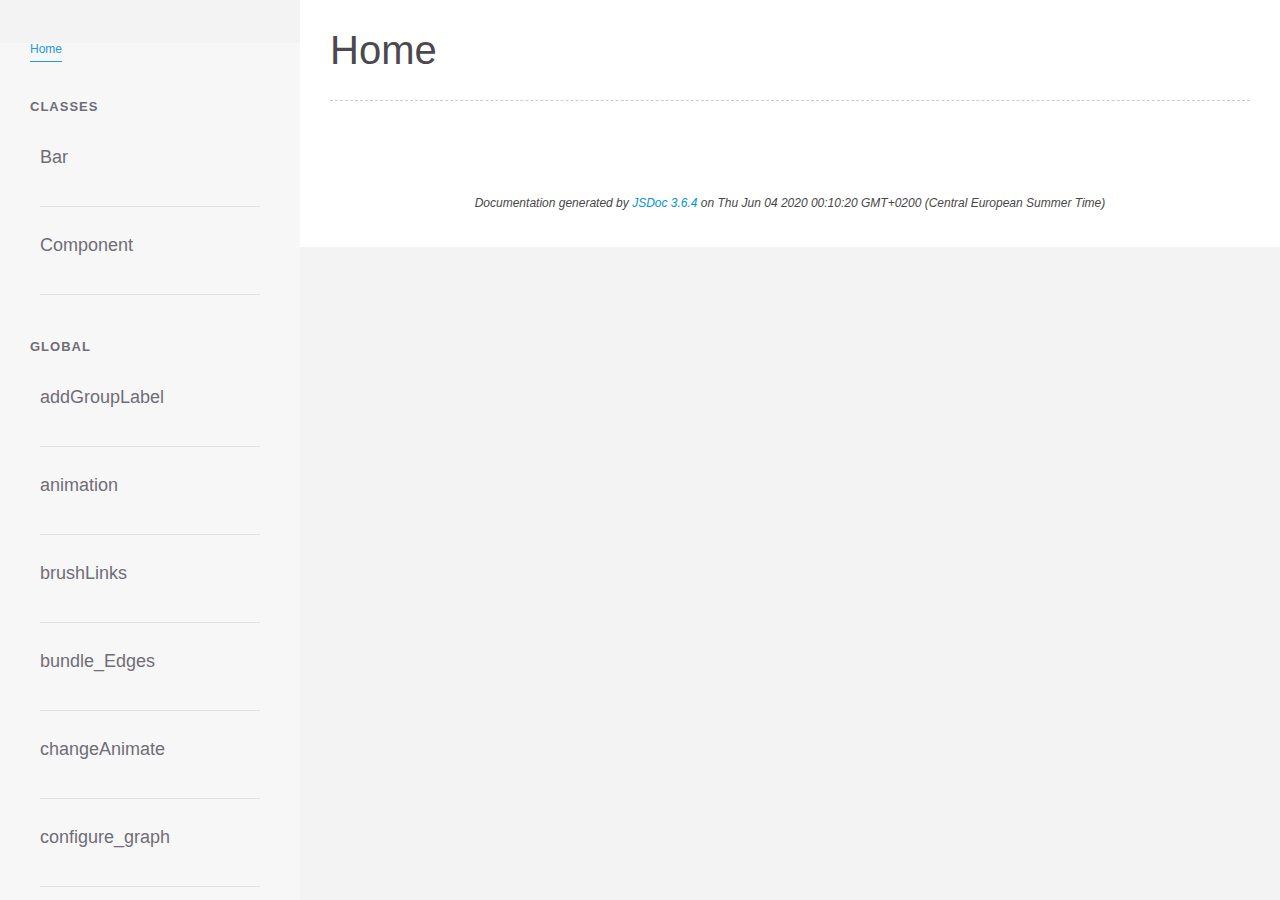
<file: doc/index.html>
<!DOCTYPE html>
<html lang="en">
<head>
    <meta charset="utf-8">
    <title>JSDoc: Home</title>

    <script src="scripts/prettify/prettify.js"> </script>
    <script src="scripts/prettify/lang-css.js"> </script>
    <!--[if lt IE 9]>
      <script src="//html5shiv.googlecode.com/svn/trunk/html5.js"></script>
    <![endif]-->
    <link type="text/css" rel="stylesheet" href="styles/prettify-tomorrow.css">
    <link type="text/css" rel="stylesheet" href="styles/jsdoc-default.css">
</head>

<body>

<div id="main">

    <h1 class="page-title">Home</h1>

    



    


    <h3> </h3>










    









</div>

<nav>
    <h2><a href="index.html">Home</a></h2><h3>Classes</h3><ul><li><a href="Bar.html">Bar</a></li><li><a href="Component.html">Component</a></li></ul><h3>Global</h3><ul><li><a href="global.html#addGroupLabel">addGroupLabel</a></li><li><a href="global.html#animation">animation</a></li><li><a href="global.html#brushLinks">brushLinks</a></li><li><a href="global.html#bundle_Edges">bundle_Edges</a></li><li><a href="global.html#changeAnimate">changeAnimate</a></li><li><a href="global.html#configure_graph">configure_graph</a></li><li><a href="global.html#create_barcode">create_barcode</a></li><li><a href="global.html#create_graph">create_graph</a></li><li><a href="global.html#deselect_nodes">deselect_nodes</a></li><li><a href="global.html#disablePaths">disablePaths</a></li><li><a href="global.html#get_ph_features">get_ph_features</a></li><li><a href="global.html#isolate">isolate</a></li><li><a href="global.html#noAnimation">noAnimation</a></li><li><a href="global.html#resize_graph">resize_graph</a></li><li><a href="global.html#update_attraction">update_attraction</a></li><li><a href="global.html#update_repulsion">update_repulsion</a></li><li><a href="global.html#updateNodesAndLinks">updateNodesAndLinks</a></li><li><a href="global.html#updateNodeSize">updateNodeSize</a></li></ul>
</nav>

<br class="clear">

<footer>
    Documentation generated by <a href="https://github.com/jsdoc/jsdoc">JSDoc 3.6.4</a> on Thu Jun 04 2020 00:10:20 GMT+0200 (Central European Summer Time)
</footer>

<script> prettyPrint(); </script>
<script src="scripts/linenumber.js"> </script>
</body>
</html>
</file>
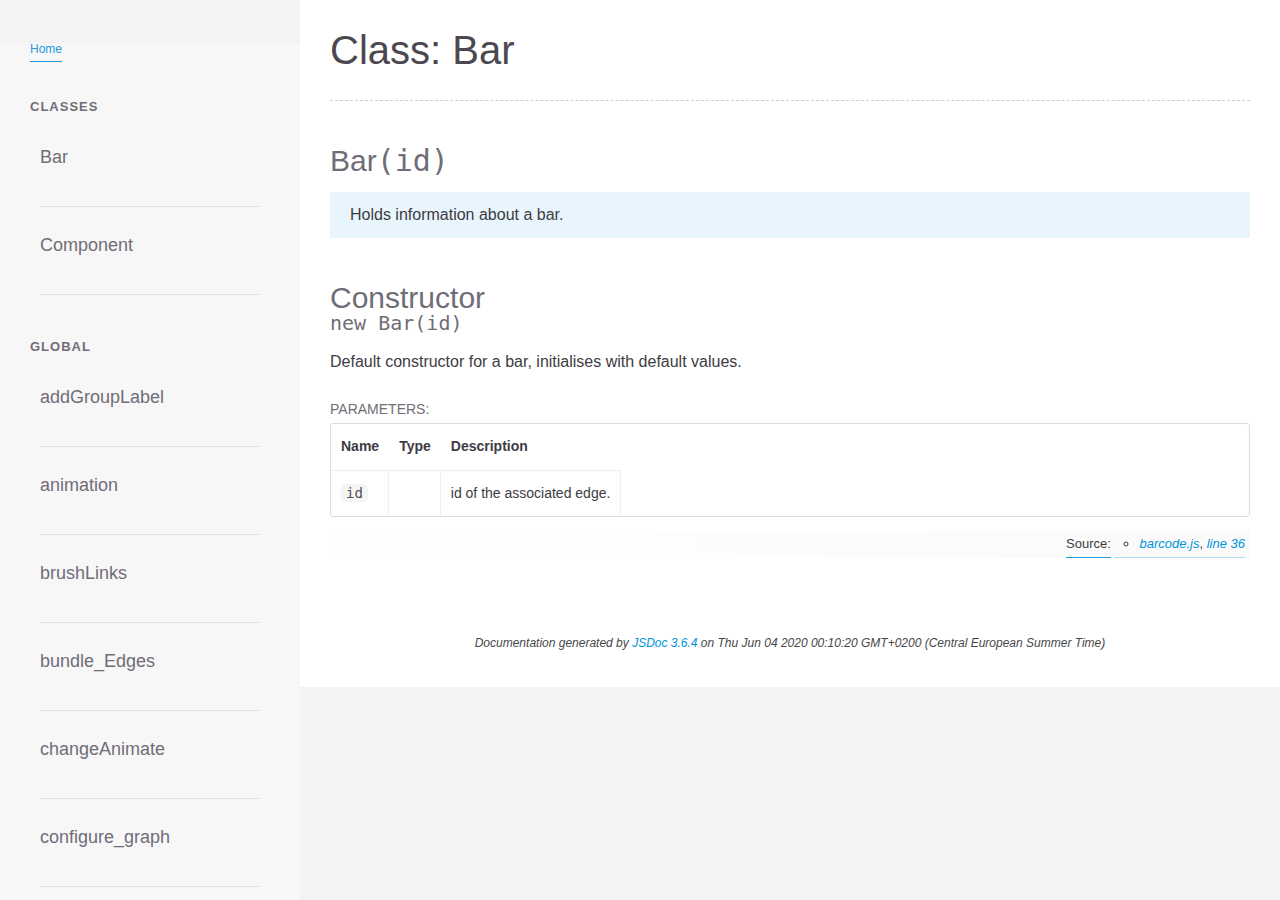
<file: doc/Bar.html>
<!DOCTYPE html>
<html lang="en">
<head>
    <meta charset="utf-8">
    <title>JSDoc: Class: Bar</title>

    <script src="scripts/prettify/prettify.js"> </script>
    <script src="scripts/prettify/lang-css.js"> </script>
    <!--[if lt IE 9]>
      <script src="//html5shiv.googlecode.com/svn/trunk/html5.js"></script>
    <![endif]-->
    <link type="text/css" rel="stylesheet" href="styles/prettify-tomorrow.css">
    <link type="text/css" rel="stylesheet" href="styles/jsdoc-default.css">
</head>

<body>

<div id="main">

    <h1 class="page-title">Class: Bar</h1>

    




<section>

<header>
    
        <h2><span class="attribs"><span class="type-signature"></span></span>Bar<span class="signature">(id)</span><span class="type-signature"></span></h2>
        
            <div class="class-description">Holds information about a bar.</div>
        
    
</header>

<article>
    <div class="container-overview">
    
        

    
    <h2>Constructor</h2>
    

    
    <h4 class="name" id="Bar"><span class="type-signature"></span>new Bar<span class="signature">(id)</span><span class="type-signature"></span></h4>
    

    



<div class="description">
    Default constructor for a bar, initialises with default values.
</div>









    <h5>Parameters:</h5>
    

<table class="params">
    <thead>
    <tr>
        
        <th>Name</th>
        

        <th>Type</th>

        

        

        <th class="last">Description</th>
    </tr>
    </thead>

    <tbody>
    

        <tr>
            
                <td class="name"><code>id</code></td>
            

            <td class="type">
            
            </td>

            

            

            <td class="description last">id of the associated edge.</td>
        </tr>

    
    </tbody>
</table>






<dl class="details">

    

    

    

    

    

    

    

    

    

    

    

    

    
    <dt class="tag-source">Source:</dt>
    <dd class="tag-source"><ul class="dummy"><li>
        <a href="barcode.js.html">barcode.js</a>, <a href="barcode.js.html#line36">line 36</a>
    </li></ul></dd>
    

    

    

    
</dl>




















    
    </div>

    

    

    

    

    

    

    

    

    

    
</article>

</section>




</div>

<nav>
    <h2><a href="index.html">Home</a></h2><h3>Classes</h3><ul><li><a href="Bar.html">Bar</a></li><li><a href="Component.html">Component</a></li></ul><h3>Global</h3><ul><li><a href="global.html#addGroupLabel">addGroupLabel</a></li><li><a href="global.html#animation">animation</a></li><li><a href="global.html#brushLinks">brushLinks</a></li><li><a href="global.html#bundle_Edges">bundle_Edges</a></li><li><a href="global.html#changeAnimate">changeAnimate</a></li><li><a href="global.html#configure_graph">configure_graph</a></li><li><a href="global.html#create_barcode">create_barcode</a></li><li><a href="global.html#create_graph">create_graph</a></li><li><a href="global.html#deselect_nodes">deselect_nodes</a></li><li><a href="global.html#disablePaths">disablePaths</a></li><li><a href="global.html#get_ph_features">get_ph_features</a></li><li><a href="global.html#isolate">isolate</a></li><li><a href="global.html#noAnimation">noAnimation</a></li><li><a href="global.html#resize_graph">resize_graph</a></li><li><a href="global.html#update_attraction">update_attraction</a></li><li><a href="global.html#update_repulsion">update_repulsion</a></li><li><a href="global.html#updateNodesAndLinks">updateNodesAndLinks</a></li><li><a href="global.html#updateNodeSize">updateNodeSize</a></li></ul>
</nav>

<br class="clear">

<footer>
    Documentation generated by <a href="https://github.com/jsdoc/jsdoc">JSDoc 3.6.4</a> on Thu Jun 04 2020 00:10:20 GMT+0200 (Central European Summer Time)
</footer>

<script> prettyPrint(); </script>
<script src="scripts/linenumber.js"> </script>
</body>
</html>
</file>
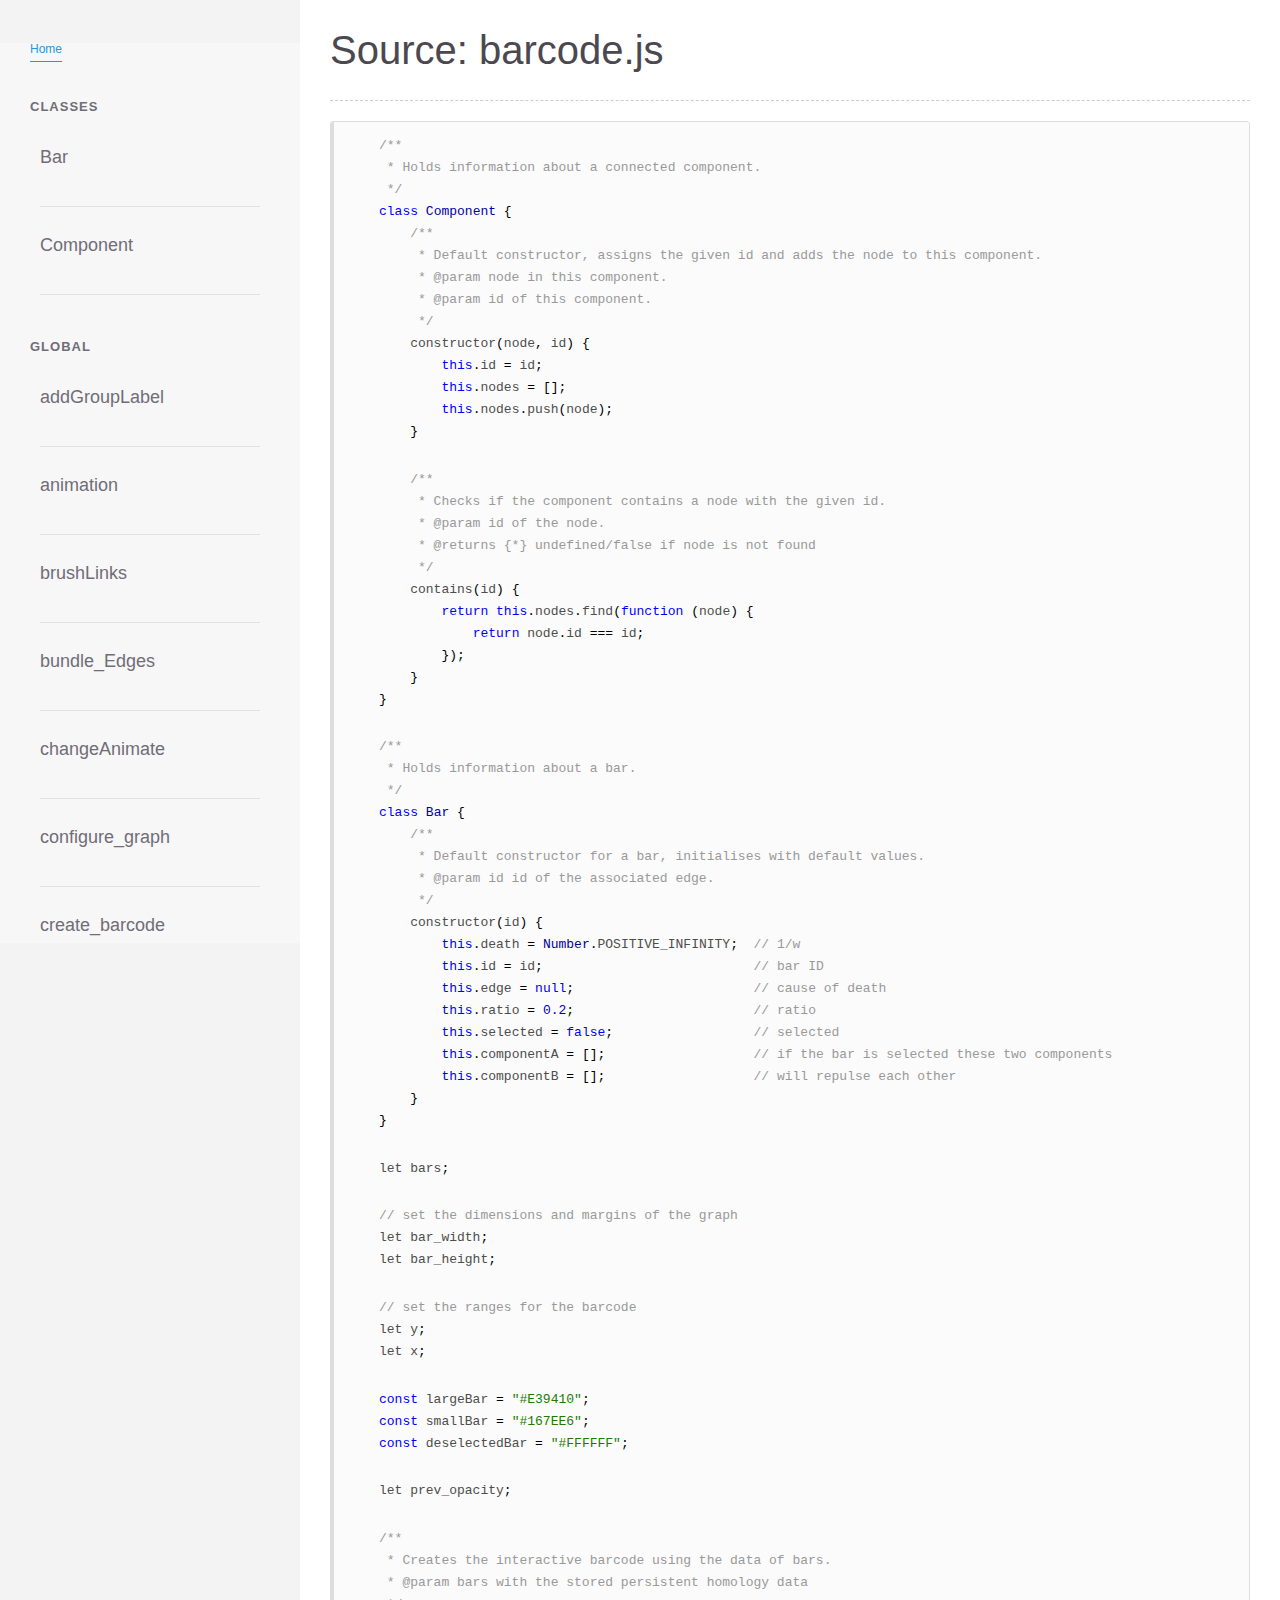
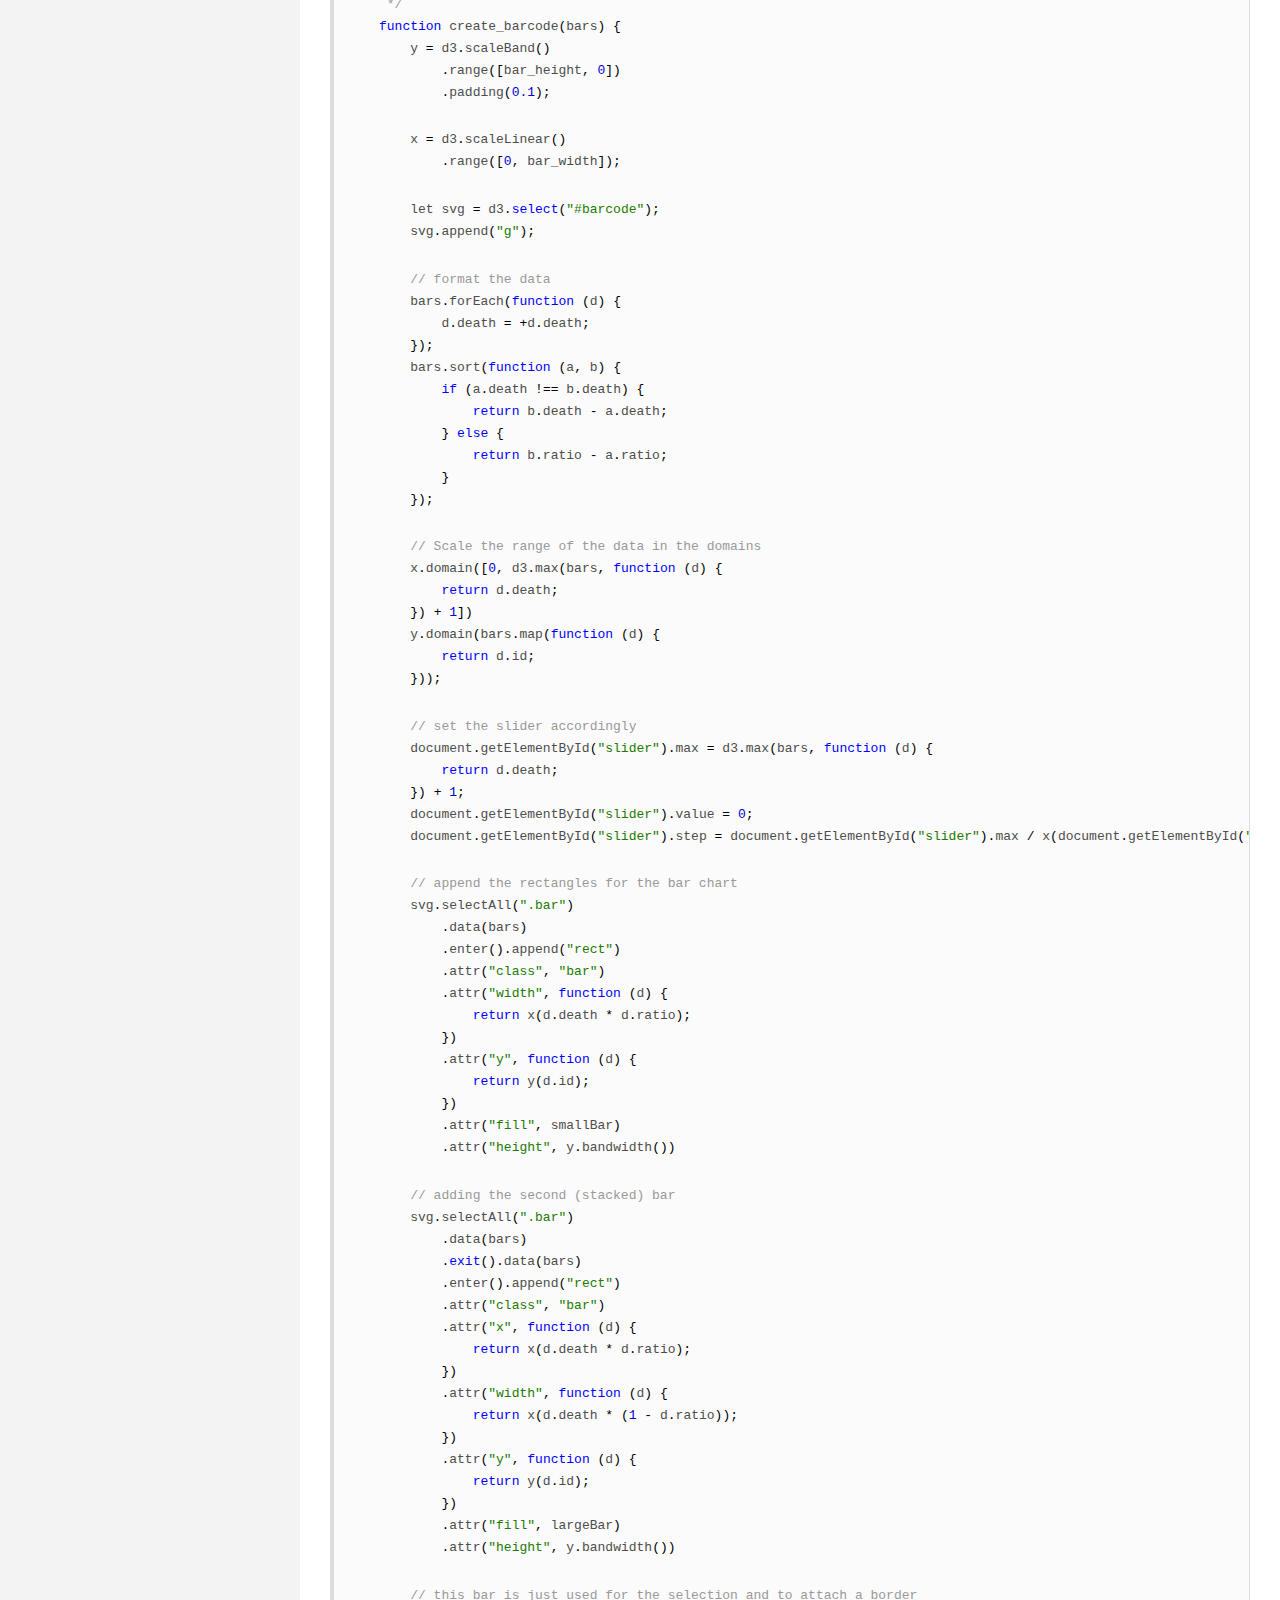
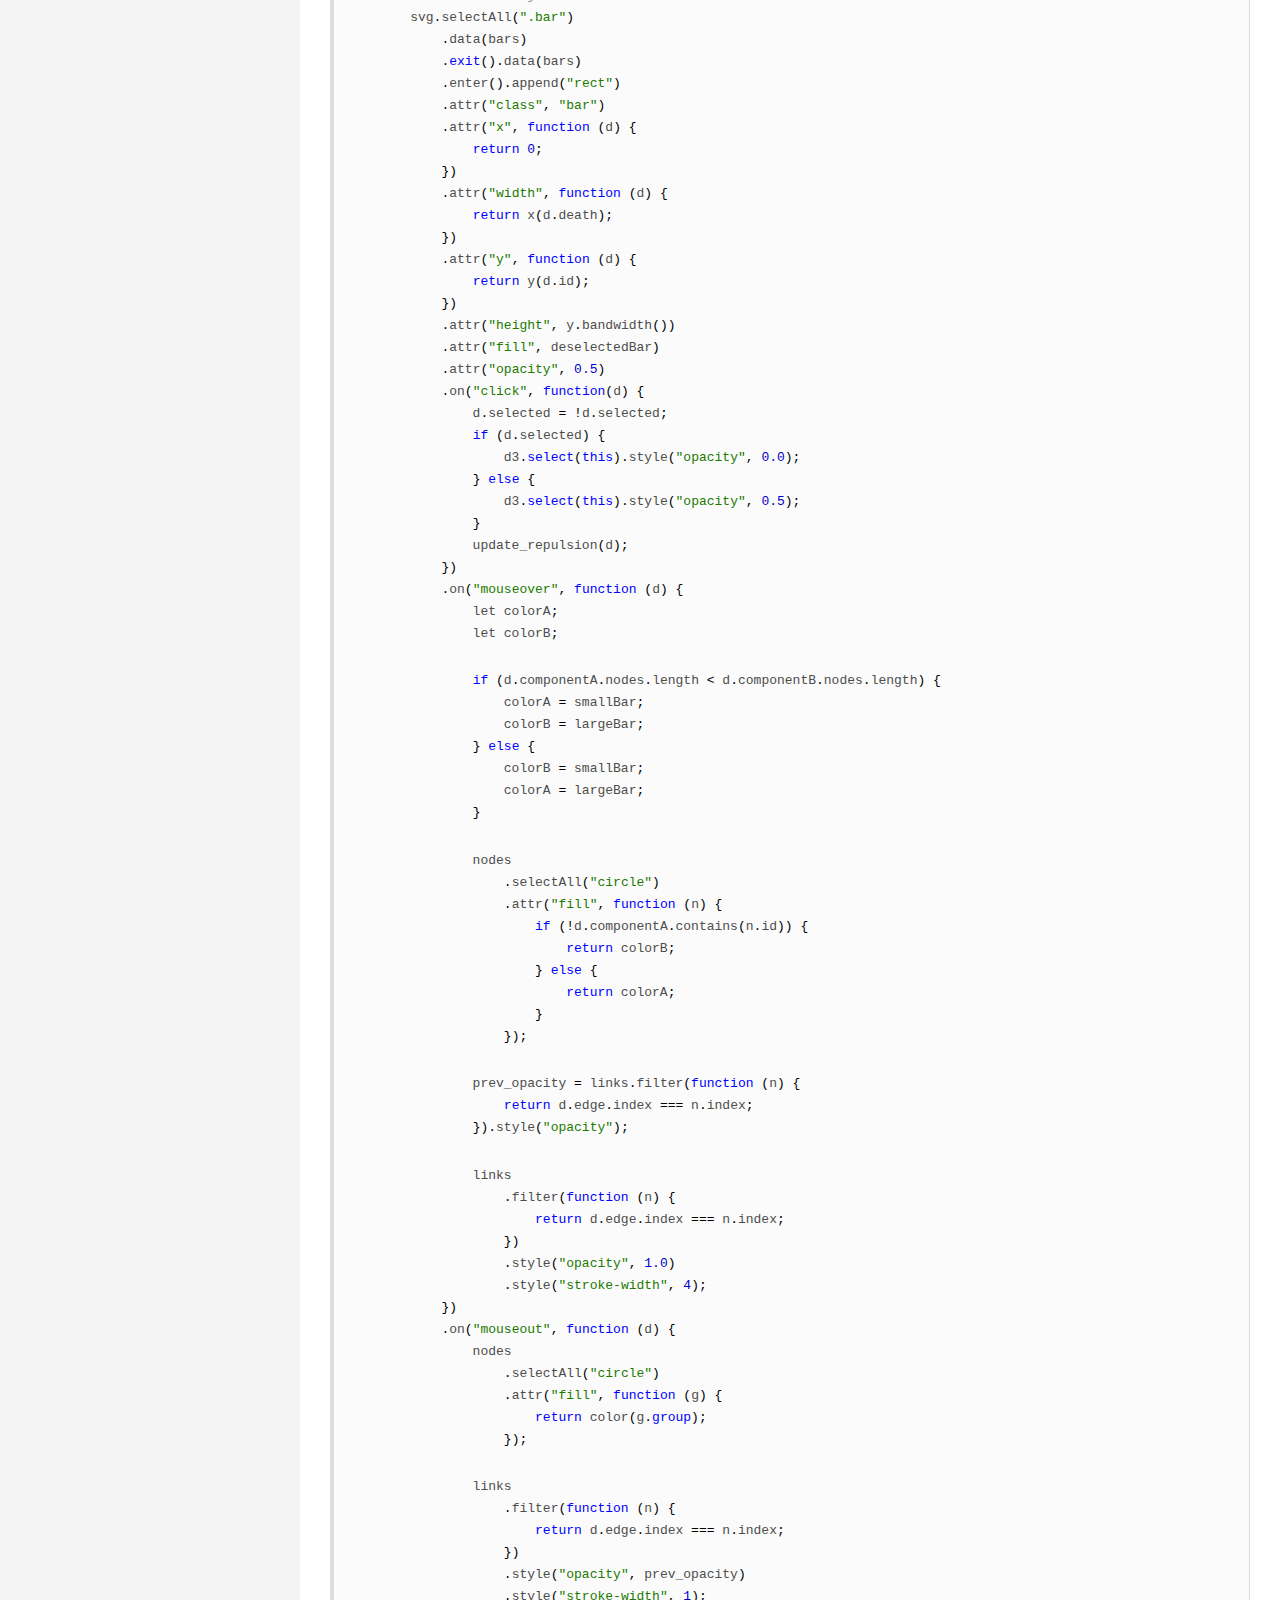
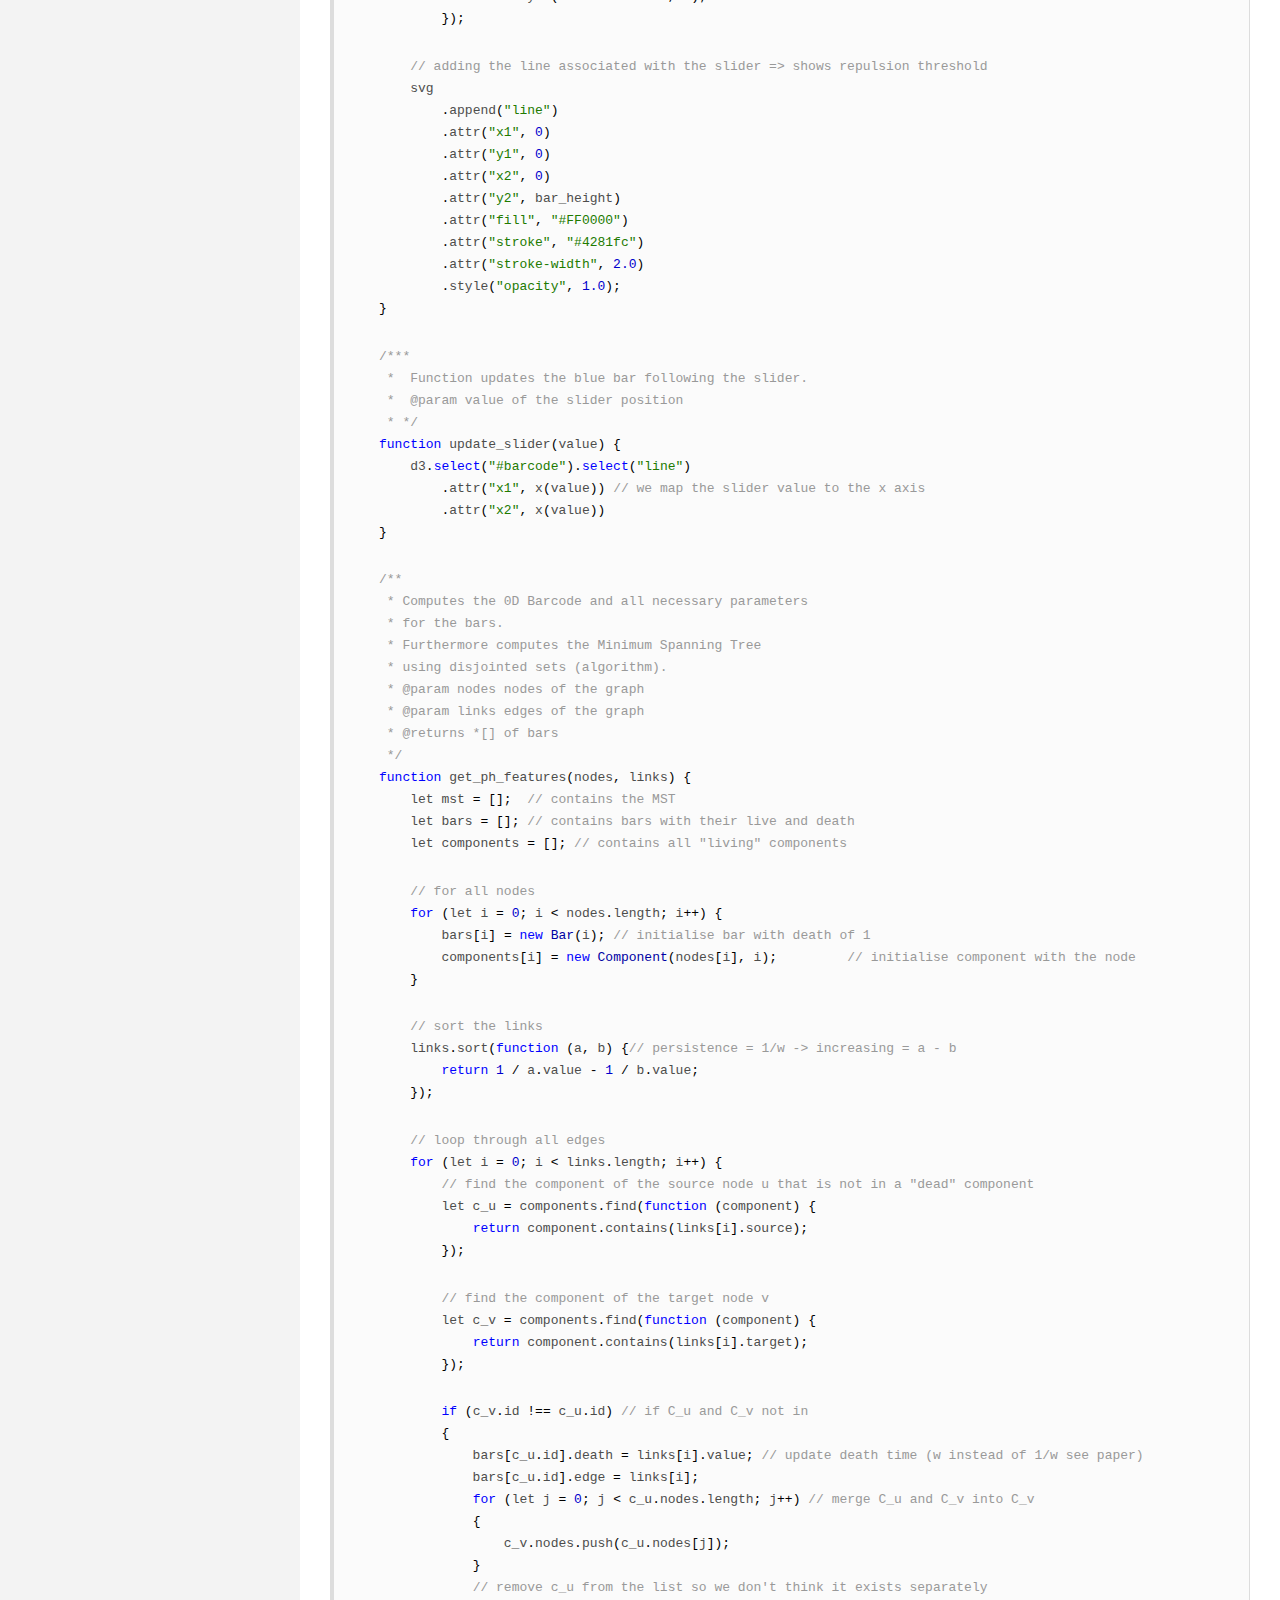
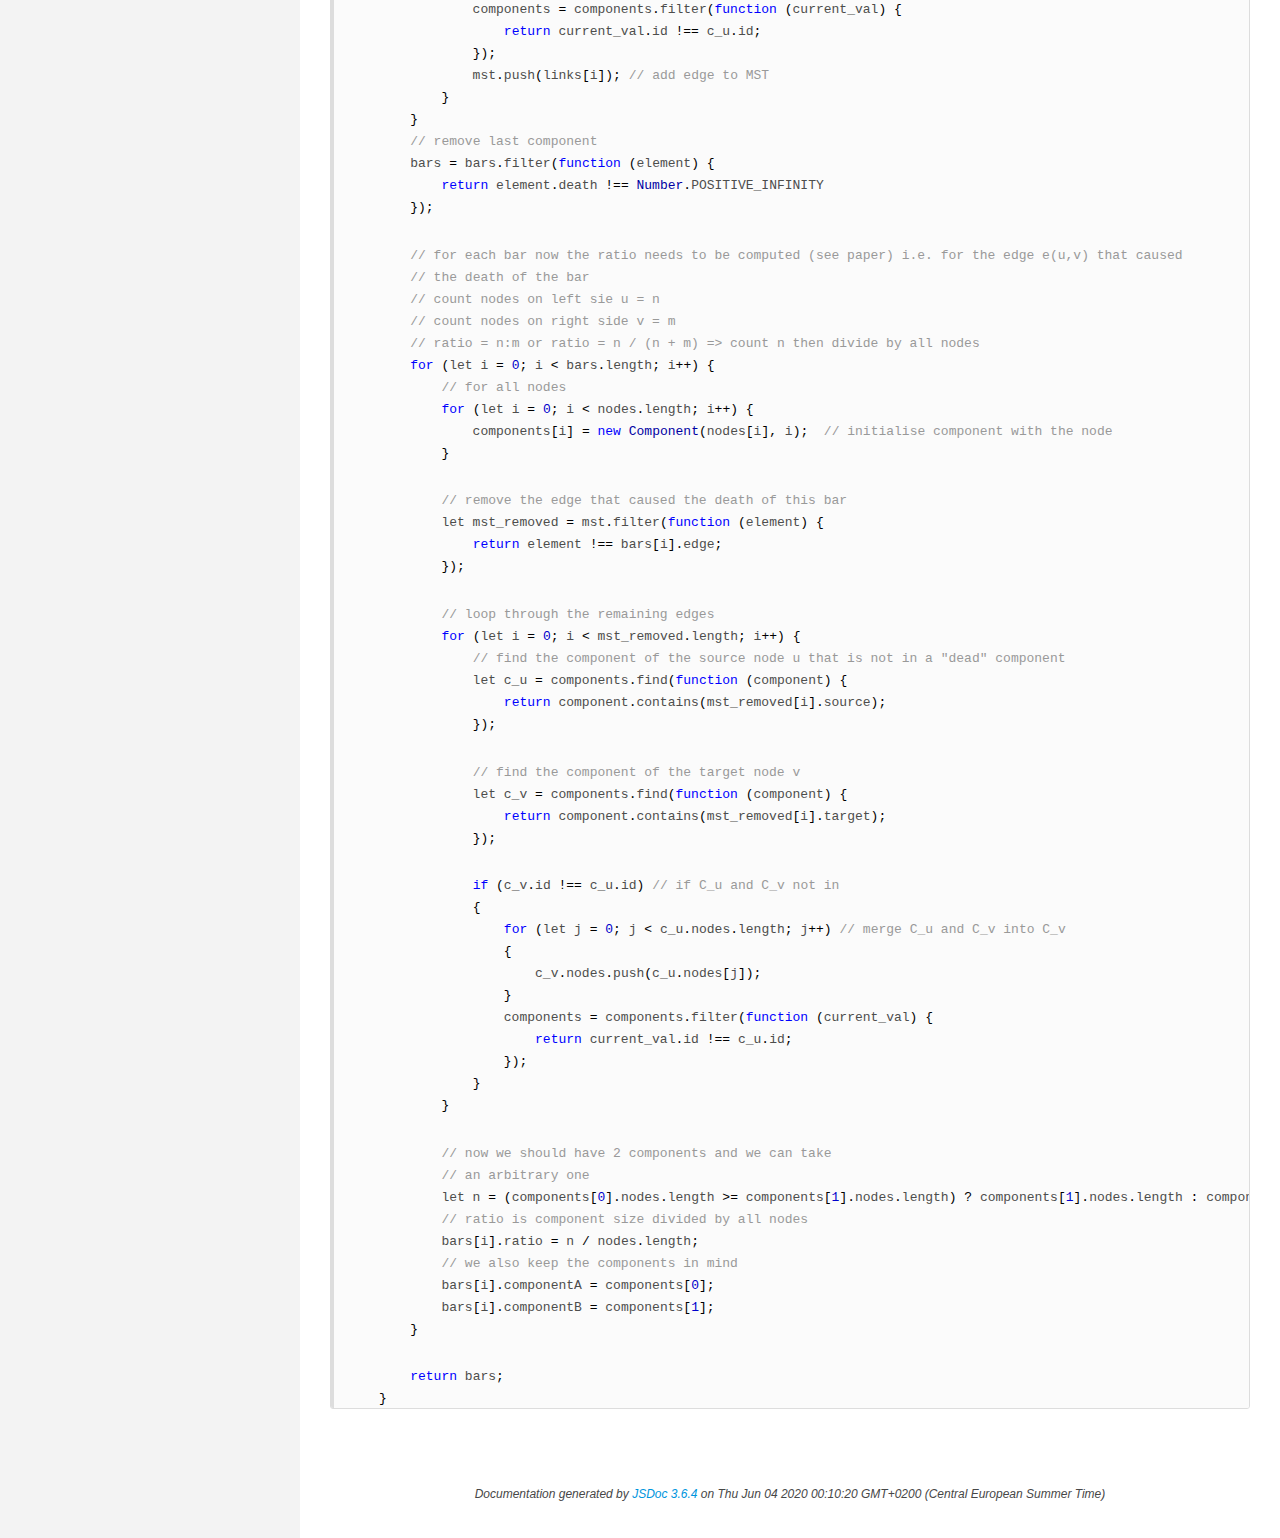
<file: doc/barcode.js.html>
<!DOCTYPE html>
<html lang="en">
<head>
    <meta charset="utf-8">
    <title>JSDoc: Source: barcode.js</title>

    <script src="scripts/prettify/prettify.js"> </script>
    <script src="scripts/prettify/lang-css.js"> </script>
    <!--[if lt IE 9]>
      <script src="//html5shiv.googlecode.com/svn/trunk/html5.js"></script>
    <![endif]-->
    <link type="text/css" rel="stylesheet" href="styles/prettify-tomorrow.css">
    <link type="text/css" rel="stylesheet" href="styles/jsdoc-default.css">
</head>

<body>

<div id="main">

    <h1 class="page-title">Source: barcode.js</h1>

    



    
    <section>
        <article>
            <pre class="prettyprint source linenums"><code>/**
 * Holds information about a connected component.
 */
class Component {
    /**
     * Default constructor, assigns the given id and adds the node to this component.
     * @param node in this component.
     * @param id of this component.
     */
    constructor(node, id) {
        this.id = id;
        this.nodes = [];
        this.nodes.push(node);
    }

    /**
     * Checks if the component contains a node with the given id.
     * @param id of the node.
     * @returns {*} undefined/false if node is not found
     */
    contains(id) {
        return this.nodes.find(function (node) {
            return node.id === id;
        });
    }
}

/**
 * Holds information about a bar.
 */
class Bar {
    /**
     * Default constructor for a bar, initialises with default values.
     * @param id id of the associated edge.
     */
    constructor(id) {
        this.death = Number.POSITIVE_INFINITY;  // 1/w
        this.id = id;                           // bar ID
        this.edge = null;                       // cause of death
        this.ratio = 0.2;                       // ratio
        this.selected = false;                  // selected
        this.componentA = [];                   // if the bar is selected these two components
        this.componentB = [];                   // will repulse each other
    }
}

let bars;

// set the dimensions and margins of the graph
let bar_width;
let bar_height;

// set the ranges for the barcode
let y;
let x;

const largeBar = "#E39410";
const smallBar = "#167EE6";
const deselectedBar = "#FFFFFF";

let prev_opacity;

/**
 * Creates the interactive barcode using the data of bars.
 * @param bars with the stored persistent homology data
 */
function create_barcode(bars) {
    y = d3.scaleBand()
        .range([bar_height, 0])
        .padding(0.1);

    x = d3.scaleLinear()
        .range([0, bar_width]);

    let svg = d3.select("#barcode");
    svg.append("g");

    // format the data
    bars.forEach(function (d) {
        d.death = +d.death;
    });
    bars.sort(function (a, b) {
        if (a.death !== b.death) {
            return b.death - a.death;
        } else {
            return b.ratio - a.ratio;
        }
    });

    // Scale the range of the data in the domains
    x.domain([0, d3.max(bars, function (d) {
        return d.death;
    }) + 1])
    y.domain(bars.map(function (d) {
        return d.id;
    }));

    // set the slider accordingly
    document.getElementById("slider").max = d3.max(bars, function (d) {
        return d.death;
    }) + 1;
    document.getElementById("slider").value = 0;
    document.getElementById("slider").step = document.getElementById("slider").max / x(document.getElementById("slider").max);

    // append the rectangles for the bar chart
    svg.selectAll(".bar")
        .data(bars)
        .enter().append("rect")
        .attr("class", "bar")
        .attr("width", function (d) {
            return x(d.death * d.ratio);
        })
        .attr("y", function (d) {
            return y(d.id);
        })
        .attr("fill", smallBar)
        .attr("height", y.bandwidth())

    // adding the second (stacked) bar
    svg.selectAll(".bar")
        .data(bars)
        .exit().data(bars)
        .enter().append("rect")
        .attr("class", "bar")
        .attr("x", function (d) {
            return x(d.death * d.ratio);
        })
        .attr("width", function (d) {
            return x(d.death * (1 - d.ratio));
        })
        .attr("y", function (d) {
            return y(d.id);
        })
        .attr("fill", largeBar)
        .attr("height", y.bandwidth())

    // this bar is just used for the selection and to attach a border
    svg.selectAll(".bar")
        .data(bars)
        .exit().data(bars)
        .enter().append("rect")
        .attr("class", "bar")
        .attr("x", function (d) {
            return 0;
        })
        .attr("width", function (d) {
            return x(d.death);
        })
        .attr("y", function (d) {
            return y(d.id);
        })
        .attr("height", y.bandwidth())
        .attr("fill", deselectedBar)
        .attr("opacity", 0.5)
        .on("click", function(d) {
            d.selected = !d.selected;
            if (d.selected) {
                d3.select(this).style("opacity", 0.0);
            } else {
                d3.select(this).style("opacity", 0.5);
            }
            update_repulsion(d);
        })
        .on("mouseover", function (d) {
            let colorA;
            let colorB;

            if (d.componentA.nodes.length &lt; d.componentB.nodes.length) {
                colorA = smallBar;
                colorB = largeBar;
            } else {
                colorB = smallBar;
                colorA = largeBar;
            }

            nodes
                .selectAll("circle")
                .attr("fill", function (n) {
                    if (!d.componentA.contains(n.id)) {
                        return colorB;
                    } else {
                        return colorA;
                    }
                });

            prev_opacity = links.filter(function (n) {
                return d.edge.index === n.index;
            }).style("opacity");

            links
                .filter(function (n) {
                    return d.edge.index === n.index;
                })
                .style("opacity", 1.0)
                .style("stroke-width", 4);
        })
        .on("mouseout", function (d) {
            nodes
                .selectAll("circle")
                .attr("fill", function (g) {
                    return color(g.group);
                });

            links
                .filter(function (n) {
                    return d.edge.index === n.index;
                })
                .style("opacity", prev_opacity)
                .style("stroke-width", 1);
        });

    // adding the line associated with the slider => shows repulsion threshold
    svg
        .append("line")
        .attr("x1", 0)
        .attr("y1", 0)
        .attr("x2", 0)
        .attr("y2", bar_height)
        .attr("fill", "#FF0000")
        .attr("stroke", "#4281fc")
        .attr("stroke-width", 2.0)
        .style("opacity", 1.0);
}

/***
 *  Function updates the blue bar following the slider.
 *  @param value of the slider position
 * */
function update_slider(value) {
    d3.select("#barcode").select("line")
        .attr("x1", x(value)) // we map the slider value to the x axis
        .attr("x2", x(value))
}

/**
 * Computes the 0D Barcode and all necessary parameters
 * for the bars.
 * Furthermore computes the Minimum Spanning Tree
 * using disjointed sets (algorithm).
 * @param nodes nodes of the graph
 * @param links edges of the graph
 * @returns *[] of bars
 */
function get_ph_features(nodes, links) {
    let mst = [];  // contains the MST
    let bars = []; // contains bars with their live and death
    let components = []; // contains all "living" components

    // for all nodes
    for (let i = 0; i &lt; nodes.length; i++) {
        bars[i] = new Bar(i); // initialise bar with death of 1
        components[i] = new Component(nodes[i], i);         // initialise component with the node
    }

    // sort the links
    links.sort(function (a, b) {// persistence = 1/w -> increasing = a - b
        return 1 / a.value - 1 / b.value;
    });

    // loop through all edges
    for (let i = 0; i &lt; links.length; i++) {
        // find the component of the source node u that is not in a "dead" component
        let c_u = components.find(function (component) {
            return component.contains(links[i].source);
        });

        // find the component of the target node v
        let c_v = components.find(function (component) {
            return component.contains(links[i].target);
        });

        if (c_v.id !== c_u.id) // if C_u and C_v not in
        {
            bars[c_u.id].death = links[i].value; // update death time (w instead of 1/w see paper)
            bars[c_u.id].edge = links[i];
            for (let j = 0; j &lt; c_u.nodes.length; j++) // merge C_u and C_v into C_v
            {
                c_v.nodes.push(c_u.nodes[j]);
            }
            // remove c_u from the list so we don't think it exists separately
            components = components.filter(function (current_val) {
                return current_val.id !== c_u.id;
            });
            mst.push(links[i]); // add edge to MST
        }
    }
    // remove last component
    bars = bars.filter(function (element) {
        return element.death !== Number.POSITIVE_INFINITY
    });

    // for each bar now the ratio needs to be computed (see paper) i.e. for the edge e(u,v) that caused
    // the death of the bar
    // count nodes on left sie u = n
    // count nodes on right side v = m
    // ratio = n:m or ratio = n / (n + m) => count n then divide by all nodes
    for (let i = 0; i &lt; bars.length; i++) {
        // for all nodes
        for (let i = 0; i &lt; nodes.length; i++) {
            components[i] = new Component(nodes[i], i);  // initialise component with the node
        }

        // remove the edge that caused the death of this bar
        let mst_removed = mst.filter(function (element) {
            return element !== bars[i].edge;
        });

        // loop through the remaining edges
        for (let i = 0; i &lt; mst_removed.length; i++) {
            // find the component of the source node u that is not in a "dead" component
            let c_u = components.find(function (component) {
                return component.contains(mst_removed[i].source);
            });

            // find the component of the target node v
            let c_v = components.find(function (component) {
                return component.contains(mst_removed[i].target);
            });

            if (c_v.id !== c_u.id) // if C_u and C_v not in
            {
                for (let j = 0; j &lt; c_u.nodes.length; j++) // merge C_u and C_v into C_v
                {
                    c_v.nodes.push(c_u.nodes[j]);
                }
                components = components.filter(function (current_val) {
                    return current_val.id !== c_u.id;
                });
            }
        }

        // now we should have 2 components and we can take
        // an arbitrary one
        let n = (components[0].nodes.length >= components[1].nodes.length) ? components[1].nodes.length : components[0].nodes.length;
        // ratio is component size divided by all nodes
        bars[i].ratio = n / nodes.length;
        // we also keep the components in mind
        bars[i].componentA = components[0];
        bars[i].componentB = components[1];
    }

    return bars;
}
</code></pre>
        </article>
    </section>




</div>

<nav>
    <h2><a href="index.html">Home</a></h2><h3>Classes</h3><ul><li><a href="Bar.html">Bar</a></li><li><a href="Component.html">Component</a></li></ul><h3>Global</h3><ul><li><a href="global.html#addGroupLabel">addGroupLabel</a></li><li><a href="global.html#animation">animation</a></li><li><a href="global.html#brushLinks">brushLinks</a></li><li><a href="global.html#bundle_Edges">bundle_Edges</a></li><li><a href="global.html#changeAnimate">changeAnimate</a></li><li><a href="global.html#configure_graph">configure_graph</a></li><li><a href="global.html#create_barcode">create_barcode</a></li><li><a href="global.html#create_graph">create_graph</a></li><li><a href="global.html#deselect_nodes">deselect_nodes</a></li><li><a href="global.html#disablePaths">disablePaths</a></li><li><a href="global.html#get_ph_features">get_ph_features</a></li><li><a href="global.html#isolate">isolate</a></li><li><a href="global.html#noAnimation">noAnimation</a></li><li><a href="global.html#resize_graph">resize_graph</a></li><li><a href="global.html#update_attraction">update_attraction</a></li><li><a href="global.html#update_repulsion">update_repulsion</a></li><li><a href="global.html#updateNodesAndLinks">updateNodesAndLinks</a></li><li><a href="global.html#updateNodeSize">updateNodeSize</a></li></ul>
</nav>

<br class="clear">

<footer>
    Documentation generated by <a href="https://github.com/jsdoc/jsdoc">JSDoc 3.6.4</a> on Thu Jun 04 2020 00:10:20 GMT+0200 (Central European Summer Time)
</footer>

<script> prettyPrint(); </script>
<script src="scripts/linenumber.js"> </script>
</body>
</html>
</file>
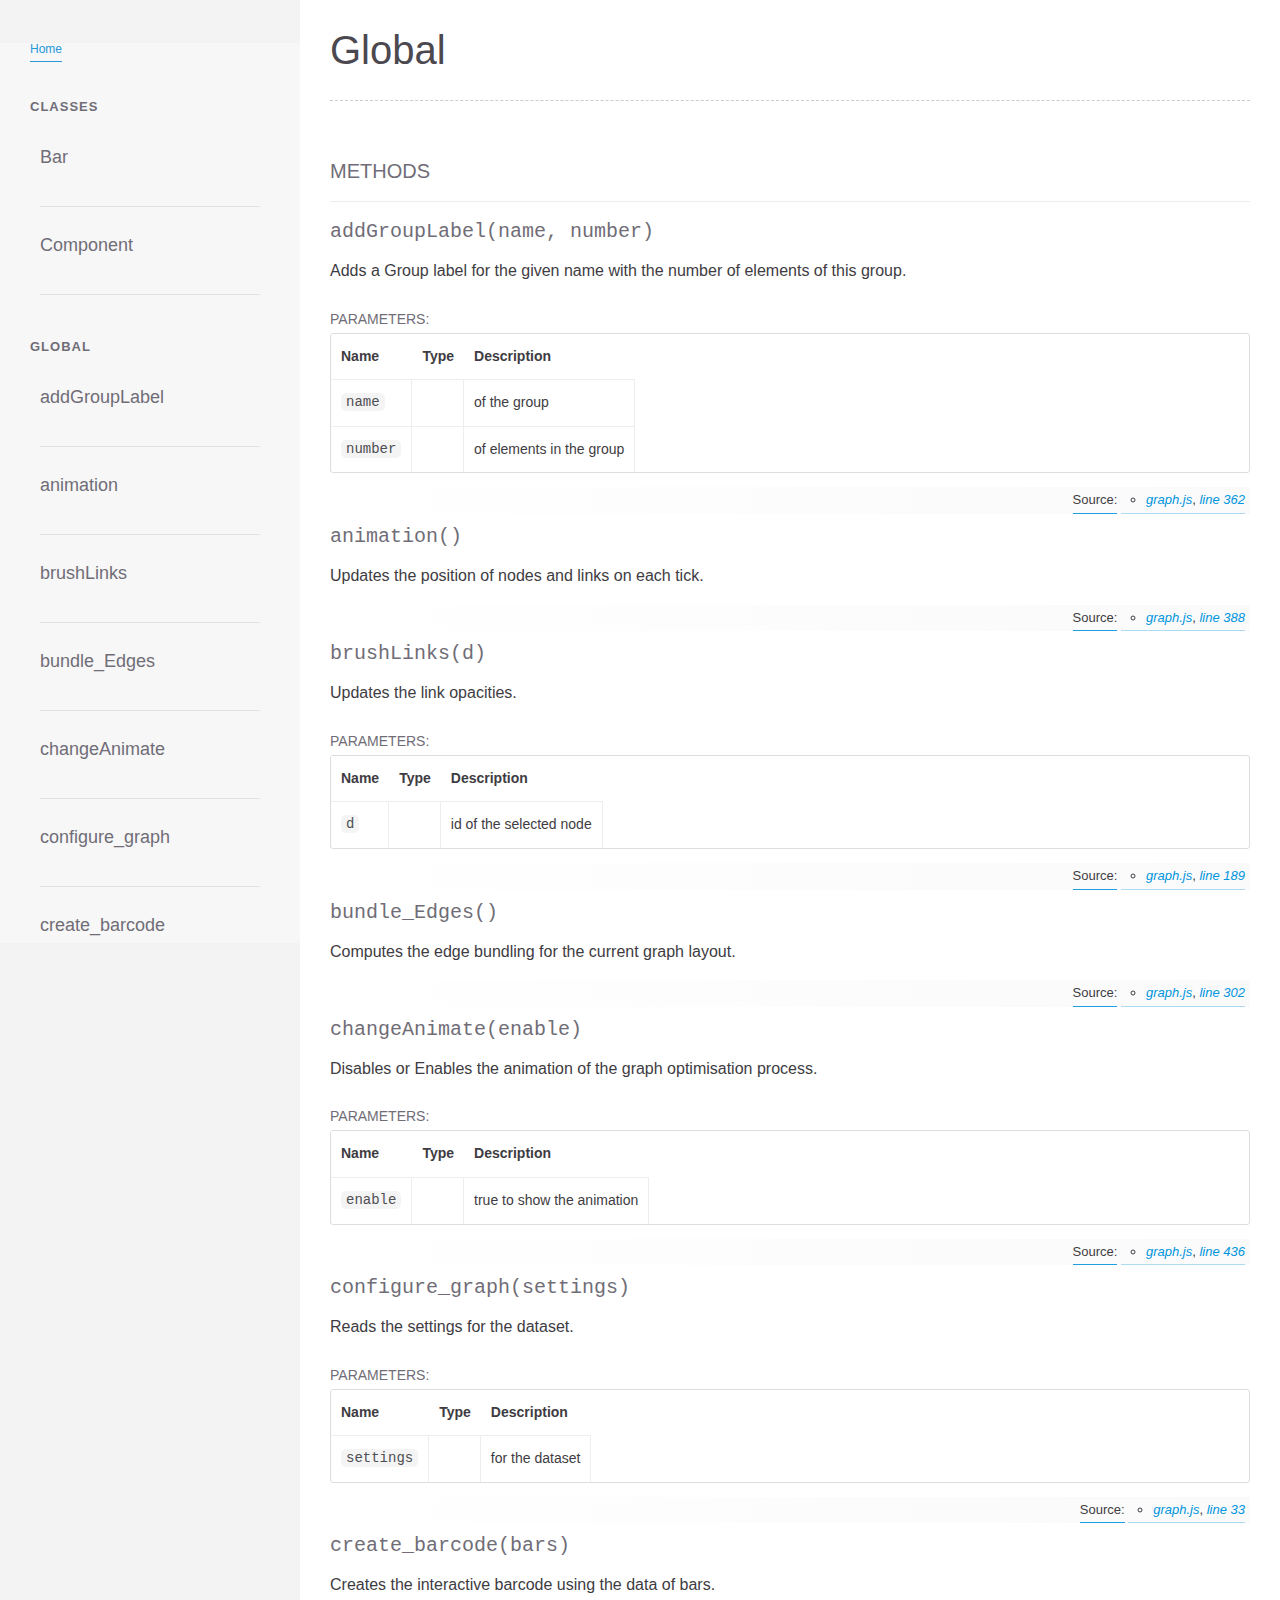
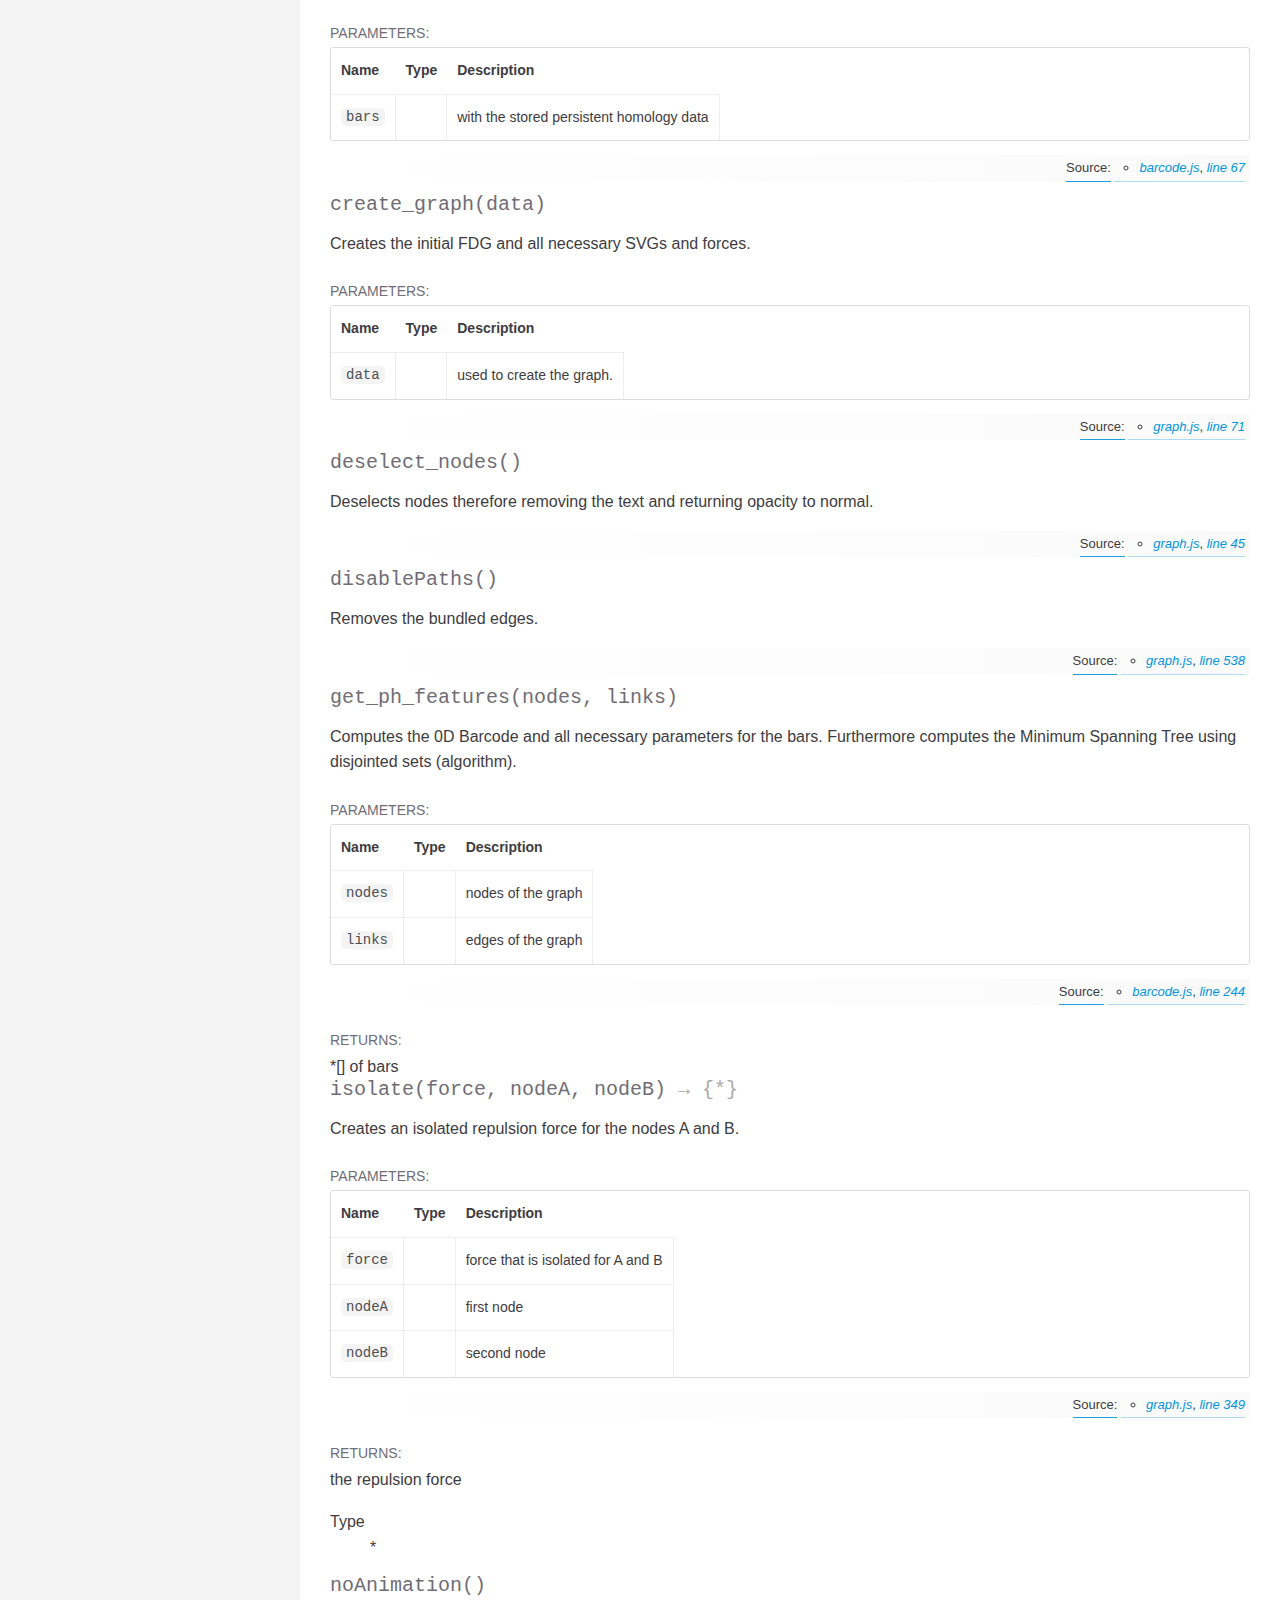
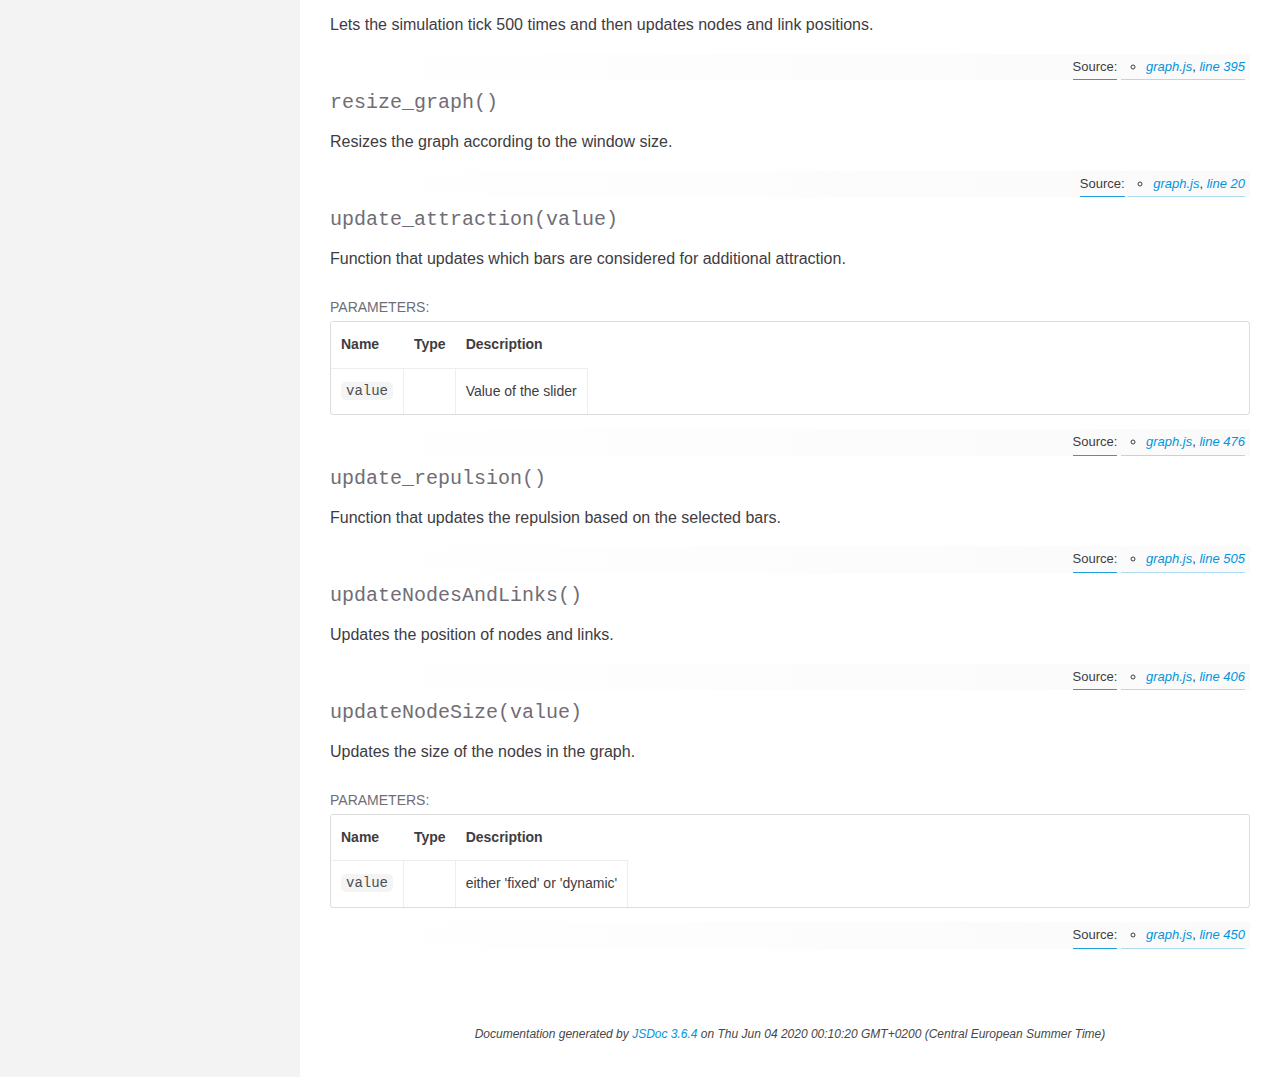
<file: doc/global.html>
<!DOCTYPE html>
<html lang="en">
<head>
    <meta charset="utf-8">
    <title>JSDoc: Global</title>

    <script src="scripts/prettify/prettify.js"> </script>
    <script src="scripts/prettify/lang-css.js"> </script>
    <!--[if lt IE 9]>
      <script src="//html5shiv.googlecode.com/svn/trunk/html5.js"></script>
    <![endif]-->
    <link type="text/css" rel="stylesheet" href="styles/prettify-tomorrow.css">
    <link type="text/css" rel="stylesheet" href="styles/jsdoc-default.css">
</head>

<body>

<div id="main">

    <h1 class="page-title">Global</h1>

    




<section>

<header>
    
        <h2></h2>
        
    
</header>

<article>
    <div class="container-overview">
    
        

        


<dl class="details">

    

    

    

    

    

    

    

    

    

    

    

    

    

    

    

    
</dl>


        
    
    </div>

    

    

    

    

    

    

    

    
        <h3 class="subsection-title">Methods</h3>

        
            

    

    
    <h4 class="name" id="addGroupLabel"><span class="type-signature"></span>addGroupLabel<span class="signature">(name, number)</span><span class="type-signature"></span></h4>
    

    



<div class="description">
    Adds a Group label for the given name with the number of elements of this group.
</div>









    <h5>Parameters:</h5>
    

<table class="params">
    <thead>
    <tr>
        
        <th>Name</th>
        

        <th>Type</th>

        

        

        <th class="last">Description</th>
    </tr>
    </thead>

    <tbody>
    

        <tr>
            
                <td class="name"><code>name</code></td>
            

            <td class="type">
            
            </td>

            

            

            <td class="description last">of the group</td>
        </tr>

    

        <tr>
            
                <td class="name"><code>number</code></td>
            

            <td class="type">
            
            </td>

            

            

            <td class="description last">of elements in the group</td>
        </tr>

    
    </tbody>
</table>






<dl class="details">

    

    

    

    

    

    

    

    

    

    

    

    

    
    <dt class="tag-source">Source:</dt>
    <dd class="tag-source"><ul class="dummy"><li>
        <a href="graph.js.html">graph.js</a>, <a href="graph.js.html#line362">line 362</a>
    </li></ul></dd>
    

    

    

    
</dl>




















        
            

    

    
    <h4 class="name" id="animation"><span class="type-signature"></span>animation<span class="signature">()</span><span class="type-signature"></span></h4>
    

    



<div class="description">
    Updates the position of nodes and links on each tick.
</div>













<dl class="details">

    

    

    

    

    

    

    

    

    

    

    

    

    
    <dt class="tag-source">Source:</dt>
    <dd class="tag-source"><ul class="dummy"><li>
        <a href="graph.js.html">graph.js</a>, <a href="graph.js.html#line388">line 388</a>
    </li></ul></dd>
    

    

    

    
</dl>




















        
            

    

    
    <h4 class="name" id="brushLinks"><span class="type-signature"></span>brushLinks<span class="signature">(d)</span><span class="type-signature"></span></h4>
    

    



<div class="description">
    Updates the link opacities.
</div>









    <h5>Parameters:</h5>
    

<table class="params">
    <thead>
    <tr>
        
        <th>Name</th>
        

        <th>Type</th>

        

        

        <th class="last">Description</th>
    </tr>
    </thead>

    <tbody>
    

        <tr>
            
                <td class="name"><code>d</code></td>
            

            <td class="type">
            
            </td>

            

            

            <td class="description last">id of the selected node</td>
        </tr>

    
    </tbody>
</table>






<dl class="details">

    

    

    

    

    

    

    

    

    

    

    

    

    
    <dt class="tag-source">Source:</dt>
    <dd class="tag-source"><ul class="dummy"><li>
        <a href="graph.js.html">graph.js</a>, <a href="graph.js.html#line189">line 189</a>
    </li></ul></dd>
    

    

    

    
</dl>




















        
            

    

    
    <h4 class="name" id="bundle_Edges"><span class="type-signature"></span>bundle_Edges<span class="signature">()</span><span class="type-signature"></span></h4>
    

    



<div class="description">
    Computes the edge bundling for the current graph layout.
</div>













<dl class="details">

    

    

    

    

    

    

    

    

    

    

    

    

    
    <dt class="tag-source">Source:</dt>
    <dd class="tag-source"><ul class="dummy"><li>
        <a href="graph.js.html">graph.js</a>, <a href="graph.js.html#line302">line 302</a>
    </li></ul></dd>
    

    

    

    
</dl>




















        
            

    

    
    <h4 class="name" id="changeAnimate"><span class="type-signature"></span>changeAnimate<span class="signature">(enable)</span><span class="type-signature"></span></h4>
    

    



<div class="description">
    Disables or Enables the animation of the graph optimisation process.
</div>









    <h5>Parameters:</h5>
    

<table class="params">
    <thead>
    <tr>
        
        <th>Name</th>
        

        <th>Type</th>

        

        

        <th class="last">Description</th>
    </tr>
    </thead>

    <tbody>
    

        <tr>
            
                <td class="name"><code>enable</code></td>
            

            <td class="type">
            
            </td>

            

            

            <td class="description last">true to show the animation</td>
        </tr>

    
    </tbody>
</table>






<dl class="details">

    

    

    

    

    

    

    

    

    

    

    

    

    
    <dt class="tag-source">Source:</dt>
    <dd class="tag-source"><ul class="dummy"><li>
        <a href="graph.js.html">graph.js</a>, <a href="graph.js.html#line436">line 436</a>
    </li></ul></dd>
    

    

    

    
</dl>




















        
            

    

    
    <h4 class="name" id="configure_graph"><span class="type-signature"></span>configure_graph<span class="signature">(settings)</span><span class="type-signature"></span></h4>
    

    



<div class="description">
    Reads the settings for the dataset.
</div>









    <h5>Parameters:</h5>
    

<table class="params">
    <thead>
    <tr>
        
        <th>Name</th>
        

        <th>Type</th>

        

        

        <th class="last">Description</th>
    </tr>
    </thead>

    <tbody>
    

        <tr>
            
                <td class="name"><code>settings</code></td>
            

            <td class="type">
            
            </td>

            

            

            <td class="description last">for the dataset</td>
        </tr>

    
    </tbody>
</table>






<dl class="details">

    

    

    

    

    

    

    

    

    

    

    

    

    
    <dt class="tag-source">Source:</dt>
    <dd class="tag-source"><ul class="dummy"><li>
        <a href="graph.js.html">graph.js</a>, <a href="graph.js.html#line33">line 33</a>
    </li></ul></dd>
    

    

    

    
</dl>




















        
            

    

    
    <h4 class="name" id="create_barcode"><span class="type-signature"></span>create_barcode<span class="signature">(bars)</span><span class="type-signature"></span></h4>
    

    



<div class="description">
    Creates the interactive barcode using the data of bars.
</div>









    <h5>Parameters:</h5>
    

<table class="params">
    <thead>
    <tr>
        
        <th>Name</th>
        

        <th>Type</th>

        

        

        <th class="last">Description</th>
    </tr>
    </thead>

    <tbody>
    

        <tr>
            
                <td class="name"><code>bars</code></td>
            

            <td class="type">
            
            </td>

            

            

            <td class="description last">with the stored persistent homology data</td>
        </tr>

    
    </tbody>
</table>






<dl class="details">

    

    

    

    

    

    

    

    

    

    

    

    

    
    <dt class="tag-source">Source:</dt>
    <dd class="tag-source"><ul class="dummy"><li>
        <a href="barcode.js.html">barcode.js</a>, <a href="barcode.js.html#line67">line 67</a>
    </li></ul></dd>
    

    

    

    
</dl>




















        
            

    

    
    <h4 class="name" id="create_graph"><span class="type-signature"></span>create_graph<span class="signature">(data)</span><span class="type-signature"></span></h4>
    

    



<div class="description">
    Creates the initial FDG and all necessary SVGs and forces.
</div>









    <h5>Parameters:</h5>
    

<table class="params">
    <thead>
    <tr>
        
        <th>Name</th>
        

        <th>Type</th>

        

        

        <th class="last">Description</th>
    </tr>
    </thead>

    <tbody>
    

        <tr>
            
                <td class="name"><code>data</code></td>
            

            <td class="type">
            
            </td>

            

            

            <td class="description last">used to create the graph.</td>
        </tr>

    
    </tbody>
</table>






<dl class="details">

    

    

    

    

    

    

    

    

    

    

    

    

    
    <dt class="tag-source">Source:</dt>
    <dd class="tag-source"><ul class="dummy"><li>
        <a href="graph.js.html">graph.js</a>, <a href="graph.js.html#line71">line 71</a>
    </li></ul></dd>
    

    

    

    
</dl>




















        
            

    

    
    <h4 class="name" id="deselect_nodes"><span class="type-signature"></span>deselect_nodes<span class="signature">()</span><span class="type-signature"></span></h4>
    

    



<div class="description">
    Deselects nodes therefore removing the text and returning opacity to normal.
</div>













<dl class="details">

    

    

    

    

    

    

    

    

    

    

    

    

    
    <dt class="tag-source">Source:</dt>
    <dd class="tag-source"><ul class="dummy"><li>
        <a href="graph.js.html">graph.js</a>, <a href="graph.js.html#line45">line 45</a>
    </li></ul></dd>
    

    

    

    
</dl>




















        
            

    

    
    <h4 class="name" id="disablePaths"><span class="type-signature"></span>disablePaths<span class="signature">()</span><span class="type-signature"></span></h4>
    

    



<div class="description">
    Removes the bundled edges.
</div>













<dl class="details">

    

    

    

    

    

    

    

    

    

    

    

    

    
    <dt class="tag-source">Source:</dt>
    <dd class="tag-source"><ul class="dummy"><li>
        <a href="graph.js.html">graph.js</a>, <a href="graph.js.html#line538">line 538</a>
    </li></ul></dd>
    

    

    

    
</dl>




















        
            

    

    
    <h4 class="name" id="get_ph_features"><span class="type-signature"></span>get_ph_features<span class="signature">(nodes, links)</span><span class="type-signature"></span></h4>
    

    



<div class="description">
    Computes the 0D Barcode and all necessary parametersfor the bars.Furthermore computes the Minimum Spanning Treeusing disjointed sets (algorithm).
</div>









    <h5>Parameters:</h5>
    

<table class="params">
    <thead>
    <tr>
        
        <th>Name</th>
        

        <th>Type</th>

        

        

        <th class="last">Description</th>
    </tr>
    </thead>

    <tbody>
    

        <tr>
            
                <td class="name"><code>nodes</code></td>
            

            <td class="type">
            
            </td>

            

            

            <td class="description last">nodes of the graph</td>
        </tr>

    

        <tr>
            
                <td class="name"><code>links</code></td>
            

            <td class="type">
            
            </td>

            

            

            <td class="description last">edges of the graph</td>
        </tr>

    
    </tbody>
</table>






<dl class="details">

    

    

    

    

    

    

    

    

    

    

    

    

    
    <dt class="tag-source">Source:</dt>
    <dd class="tag-source"><ul class="dummy"><li>
        <a href="barcode.js.html">barcode.js</a>, <a href="barcode.js.html#line244">line 244</a>
    </li></ul></dd>
    

    

    

    
</dl>















<h5>Returns:</h5>

        
<div class="param-desc">
    *[] of bars
</div>



    





        
            

    

    
    <h4 class="name" id="isolate"><span class="type-signature"></span>isolate<span class="signature">(force, nodeA, nodeB)</span><span class="type-signature"> &rarr; {*}</span></h4>
    

    



<div class="description">
    Creates an isolated repulsion force for the nodes A and B.
</div>









    <h5>Parameters:</h5>
    

<table class="params">
    <thead>
    <tr>
        
        <th>Name</th>
        

        <th>Type</th>

        

        

        <th class="last">Description</th>
    </tr>
    </thead>

    <tbody>
    

        <tr>
            
                <td class="name"><code>force</code></td>
            

            <td class="type">
            
            </td>

            

            

            <td class="description last">force that is isolated for A and B</td>
        </tr>

    

        <tr>
            
                <td class="name"><code>nodeA</code></td>
            

            <td class="type">
            
            </td>

            

            

            <td class="description last">first node</td>
        </tr>

    

        <tr>
            
                <td class="name"><code>nodeB</code></td>
            

            <td class="type">
            
            </td>

            

            

            <td class="description last">second node</td>
        </tr>

    
    </tbody>
</table>






<dl class="details">

    

    

    

    

    

    

    

    

    

    

    

    

    
    <dt class="tag-source">Source:</dt>
    <dd class="tag-source"><ul class="dummy"><li>
        <a href="graph.js.html">graph.js</a>, <a href="graph.js.html#line349">line 349</a>
    </li></ul></dd>
    

    

    

    
</dl>















<h5>Returns:</h5>

        
<div class="param-desc">
    the repulsion force
</div>



<dl>
    <dt>
        Type
    </dt>
    <dd>
        
<span class="param-type">*</span>


    </dd>
</dl>

    





        
            

    

    
    <h4 class="name" id="noAnimation"><span class="type-signature"></span>noAnimation<span class="signature">()</span><span class="type-signature"></span></h4>
    

    



<div class="description">
    Lets the simulation tick 500 times and then updates nodes and link positions.
</div>













<dl class="details">

    

    

    

    

    

    

    

    

    

    

    

    

    
    <dt class="tag-source">Source:</dt>
    <dd class="tag-source"><ul class="dummy"><li>
        <a href="graph.js.html">graph.js</a>, <a href="graph.js.html#line395">line 395</a>
    </li></ul></dd>
    

    

    

    
</dl>




















        
            

    

    
    <h4 class="name" id="resize_graph"><span class="type-signature"></span>resize_graph<span class="signature">()</span><span class="type-signature"></span></h4>
    

    



<div class="description">
    Resizes the graph according to the window size.
</div>













<dl class="details">

    

    

    

    

    

    

    

    

    

    

    

    

    
    <dt class="tag-source">Source:</dt>
    <dd class="tag-source"><ul class="dummy"><li>
        <a href="graph.js.html">graph.js</a>, <a href="graph.js.html#line20">line 20</a>
    </li></ul></dd>
    

    

    

    
</dl>




















        
            

    

    
    <h4 class="name" id="update_attraction"><span class="type-signature"></span>update_attraction<span class="signature">(value)</span><span class="type-signature"></span></h4>
    

    



<div class="description">
    Function that updates which barsare considered for additional attraction.
</div>









    <h5>Parameters:</h5>
    

<table class="params">
    <thead>
    <tr>
        
        <th>Name</th>
        

        <th>Type</th>

        

        

        <th class="last">Description</th>
    </tr>
    </thead>

    <tbody>
    

        <tr>
            
                <td class="name"><code>value</code></td>
            

            <td class="type">
            
            </td>

            

            

            <td class="description last">Value of the slider</td>
        </tr>

    
    </tbody>
</table>






<dl class="details">

    

    

    

    

    

    

    

    

    

    

    

    

    
    <dt class="tag-source">Source:</dt>
    <dd class="tag-source"><ul class="dummy"><li>
        <a href="graph.js.html">graph.js</a>, <a href="graph.js.html#line476">line 476</a>
    </li></ul></dd>
    

    

    

    
</dl>




















        
            

    

    
    <h4 class="name" id="update_repulsion"><span class="type-signature"></span>update_repulsion<span class="signature">()</span><span class="type-signature"></span></h4>
    

    



<div class="description">
    Function that updates the repulsion based on the selected bars.
</div>













<dl class="details">

    

    

    

    

    

    

    

    

    

    

    

    

    
    <dt class="tag-source">Source:</dt>
    <dd class="tag-source"><ul class="dummy"><li>
        <a href="graph.js.html">graph.js</a>, <a href="graph.js.html#line505">line 505</a>
    </li></ul></dd>
    

    

    

    
</dl>




















        
            

    

    
    <h4 class="name" id="updateNodesAndLinks"><span class="type-signature"></span>updateNodesAndLinks<span class="signature">()</span><span class="type-signature"></span></h4>
    

    



<div class="description">
    Updates the position of nodes and links.
</div>













<dl class="details">

    

    

    

    

    

    

    

    

    

    

    

    

    
    <dt class="tag-source">Source:</dt>
    <dd class="tag-source"><ul class="dummy"><li>
        <a href="graph.js.html">graph.js</a>, <a href="graph.js.html#line406">line 406</a>
    </li></ul></dd>
    

    

    

    
</dl>




















        
            

    

    
    <h4 class="name" id="updateNodeSize"><span class="type-signature"></span>updateNodeSize<span class="signature">(value)</span><span class="type-signature"></span></h4>
    

    



<div class="description">
    Updates the size of the nodes in the graph.
</div>









    <h5>Parameters:</h5>
    

<table class="params">
    <thead>
    <tr>
        
        <th>Name</th>
        

        <th>Type</th>

        

        

        <th class="last">Description</th>
    </tr>
    </thead>

    <tbody>
    

        <tr>
            
                <td class="name"><code>value</code></td>
            

            <td class="type">
            
            </td>

            

            

            <td class="description last">either 'fixed' or 'dynamic'</td>
        </tr>

    
    </tbody>
</table>






<dl class="details">

    

    

    

    

    

    

    

    

    

    

    

    

    
    <dt class="tag-source">Source:</dt>
    <dd class="tag-source"><ul class="dummy"><li>
        <a href="graph.js.html">graph.js</a>, <a href="graph.js.html#line450">line 450</a>
    </li></ul></dd>
    

    

    

    
</dl>




















        
    

    

    
</article>

</section>




</div>

<nav>
    <h2><a href="index.html">Home</a></h2><h3>Classes</h3><ul><li><a href="Bar.html">Bar</a></li><li><a href="Component.html">Component</a></li></ul><h3>Global</h3><ul><li><a href="global.html#addGroupLabel">addGroupLabel</a></li><li><a href="global.html#animation">animation</a></li><li><a href="global.html#brushLinks">brushLinks</a></li><li><a href="global.html#bundle_Edges">bundle_Edges</a></li><li><a href="global.html#changeAnimate">changeAnimate</a></li><li><a href="global.html#configure_graph">configure_graph</a></li><li><a href="global.html#create_barcode">create_barcode</a></li><li><a href="global.html#create_graph">create_graph</a></li><li><a href="global.html#deselect_nodes">deselect_nodes</a></li><li><a href="global.html#disablePaths">disablePaths</a></li><li><a href="global.html#get_ph_features">get_ph_features</a></li><li><a href="global.html#isolate">isolate</a></li><li><a href="global.html#noAnimation">noAnimation</a></li><li><a href="global.html#resize_graph">resize_graph</a></li><li><a href="global.html#update_attraction">update_attraction</a></li><li><a href="global.html#update_repulsion">update_repulsion</a></li><li><a href="global.html#updateNodesAndLinks">updateNodesAndLinks</a></li><li><a href="global.html#updateNodeSize">updateNodeSize</a></li></ul>
</nav>

<br class="clear">

<footer>
    Documentation generated by <a href="https://github.com/jsdoc/jsdoc">JSDoc 3.6.4</a> on Thu Jun 04 2020 00:10:20 GMT+0200 (Central European Summer Time)
</footer>

<script> prettyPrint(); </script>
<script src="scripts/linenumber.js"> </script>
</body>
</html>
</file>
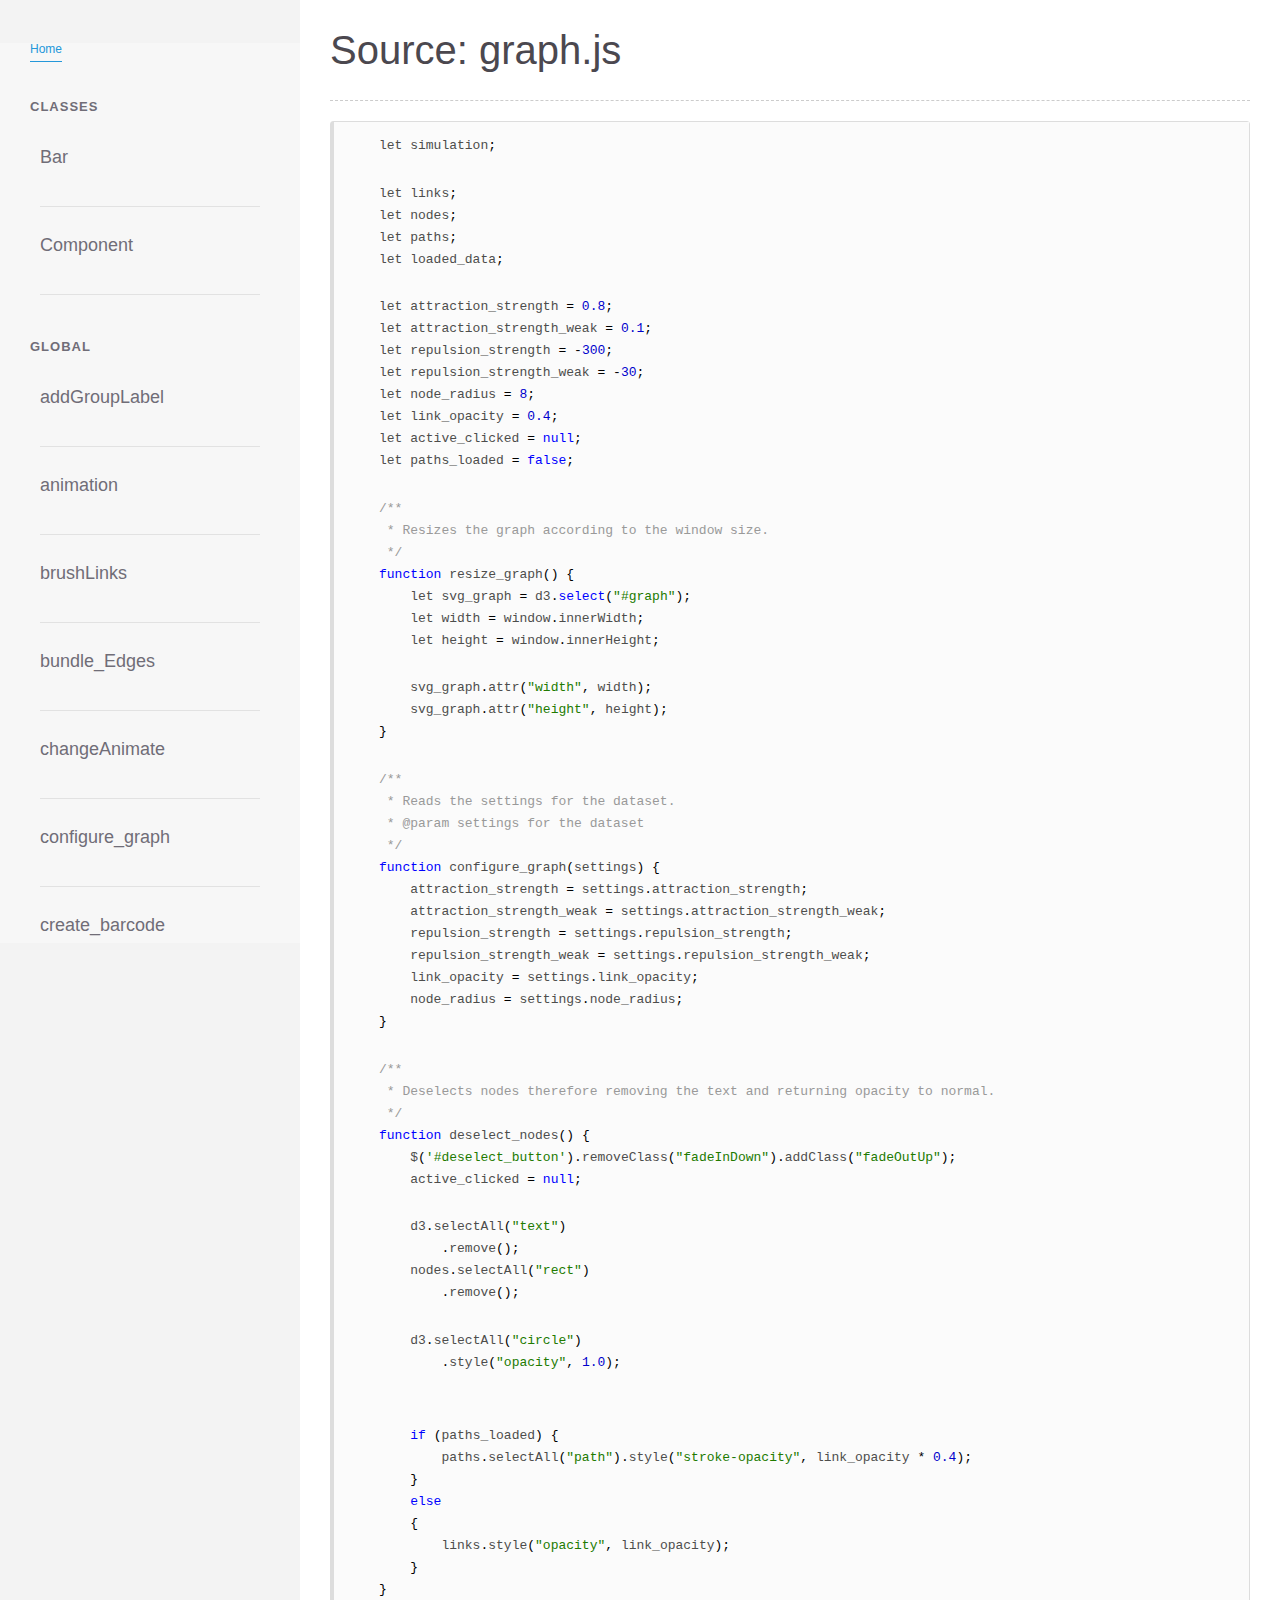
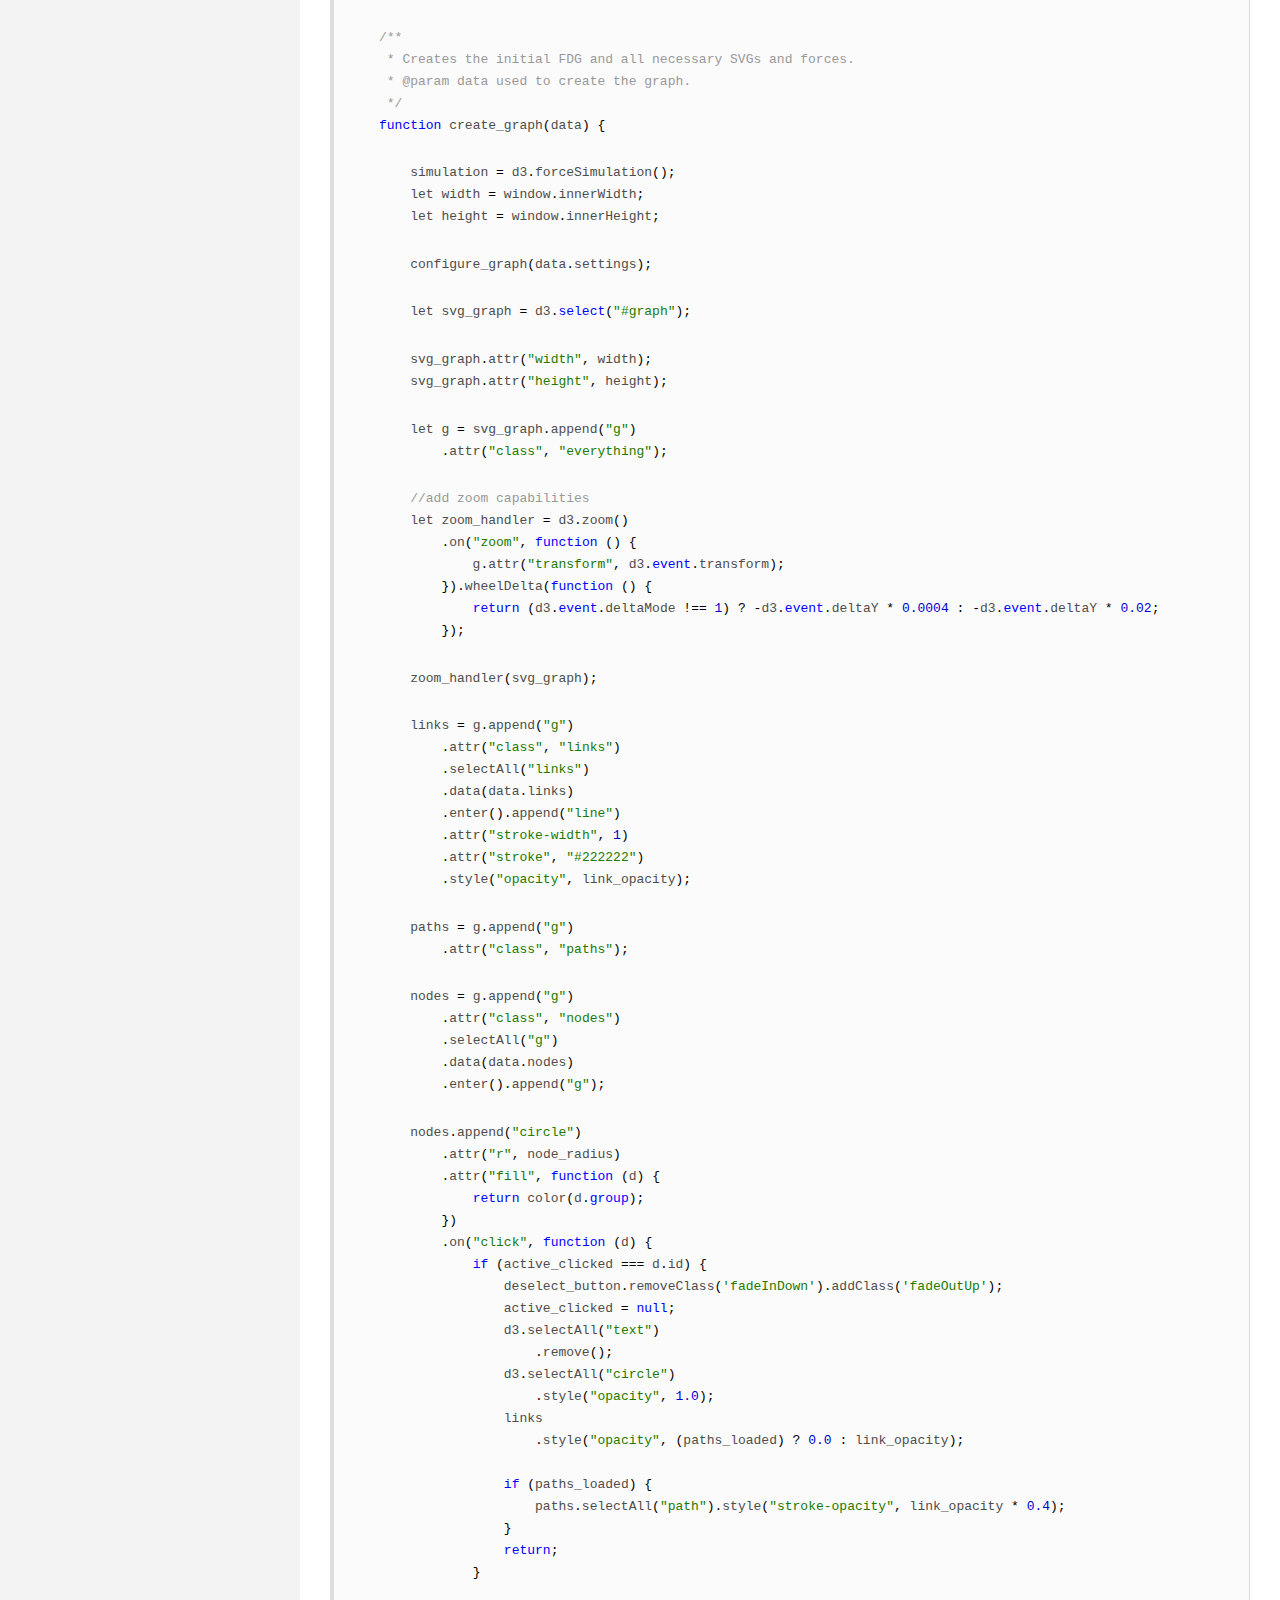
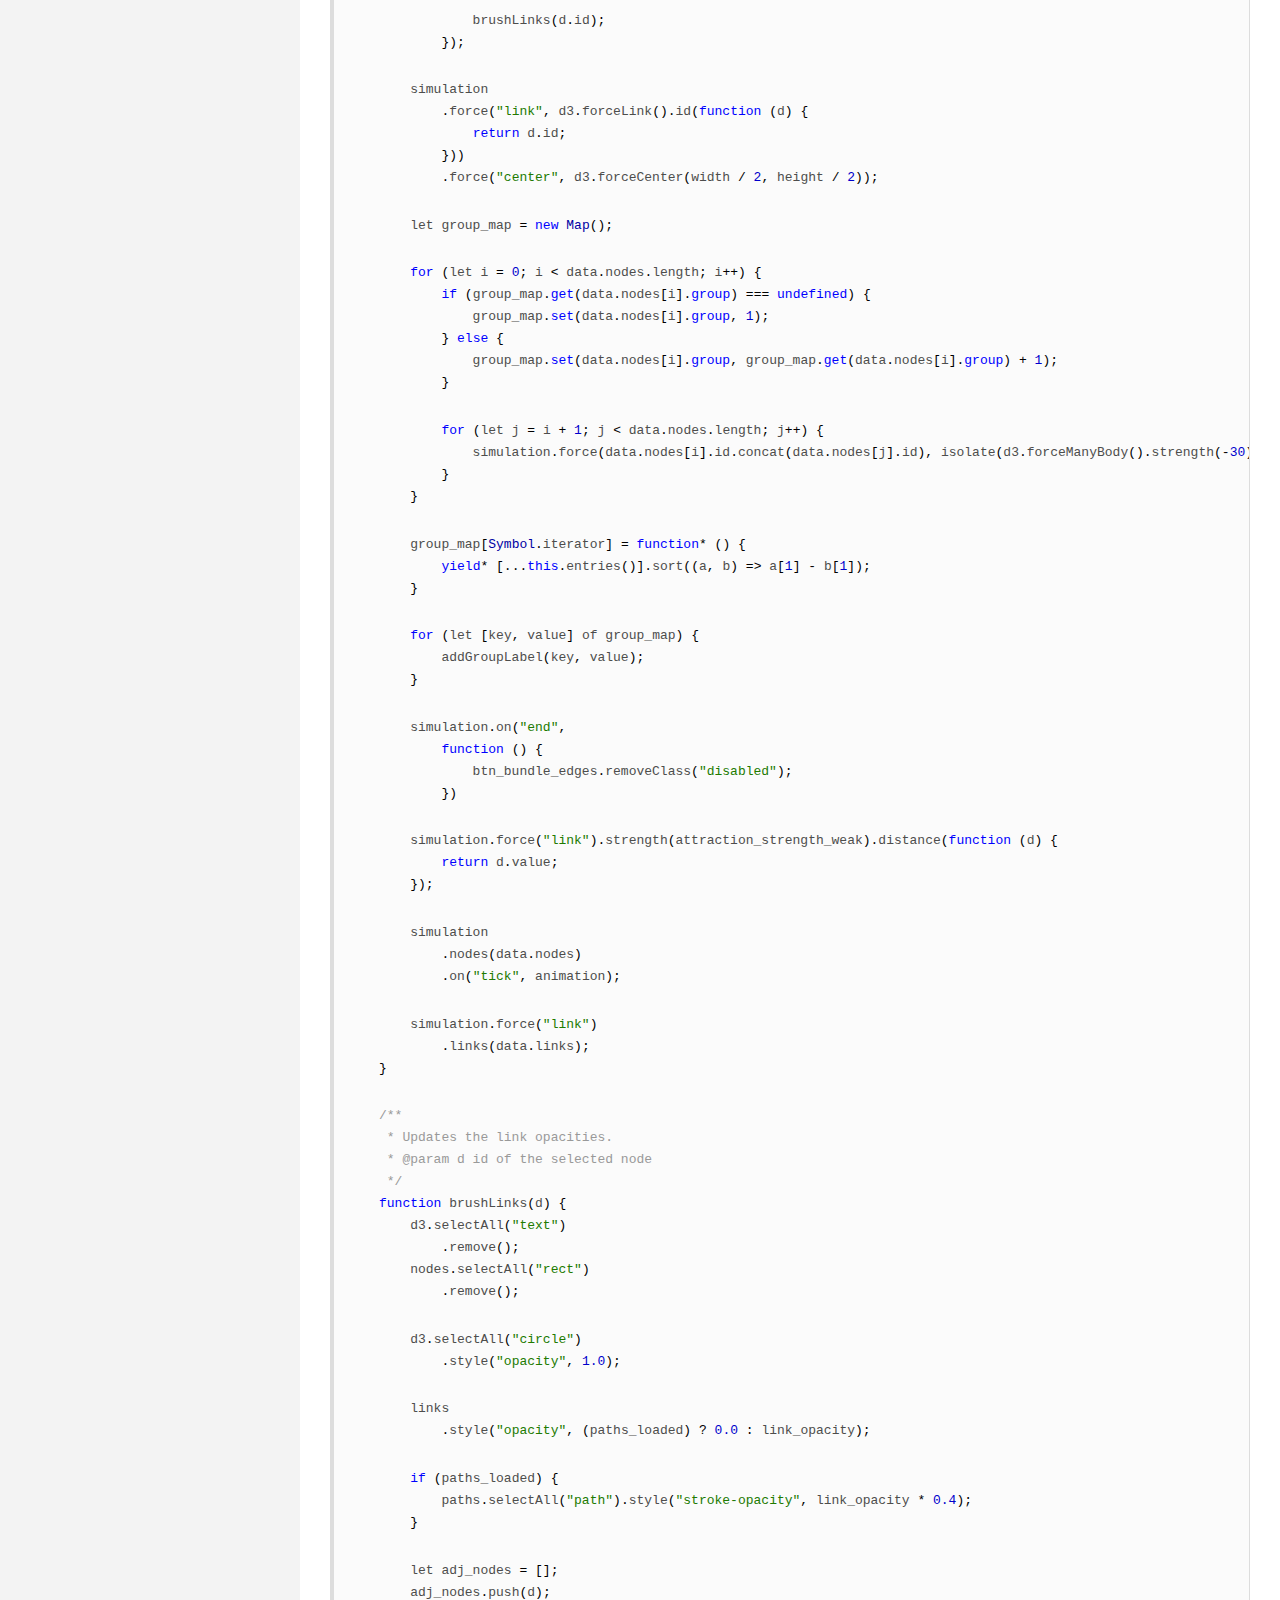
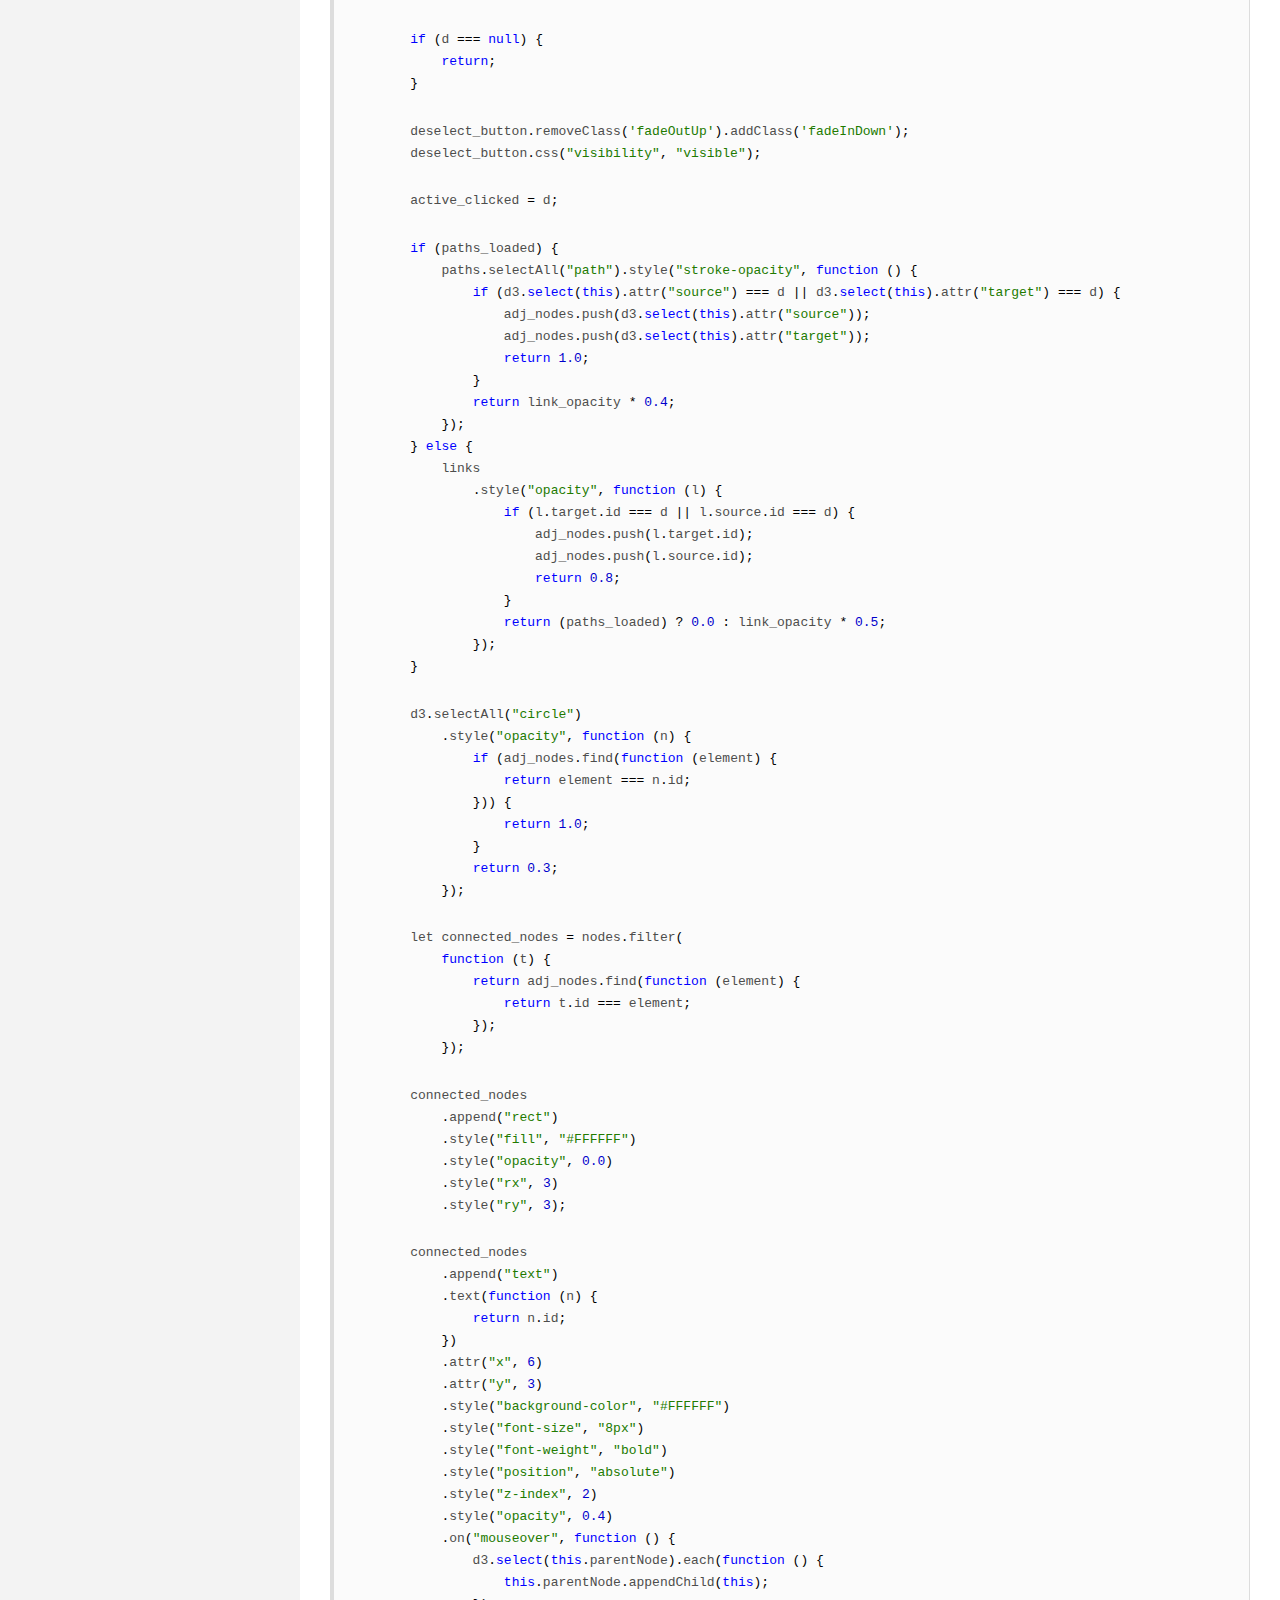
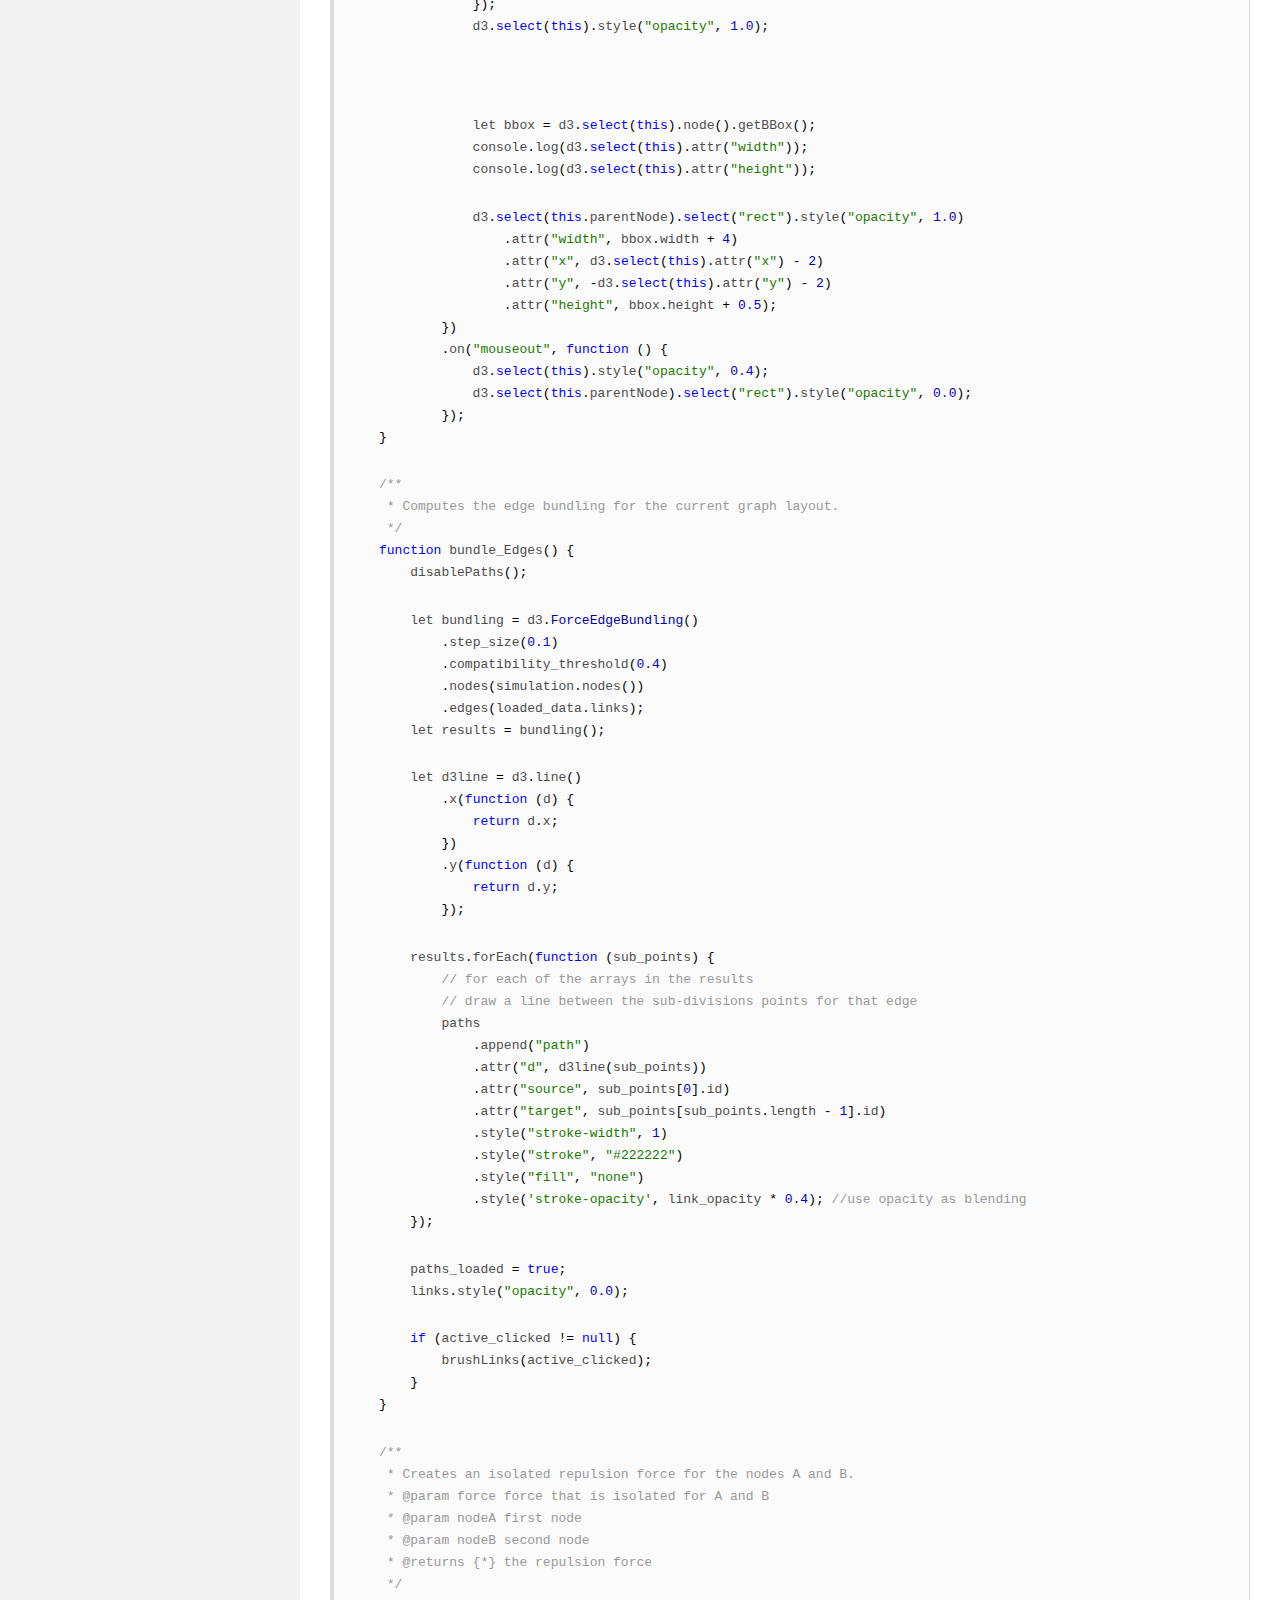
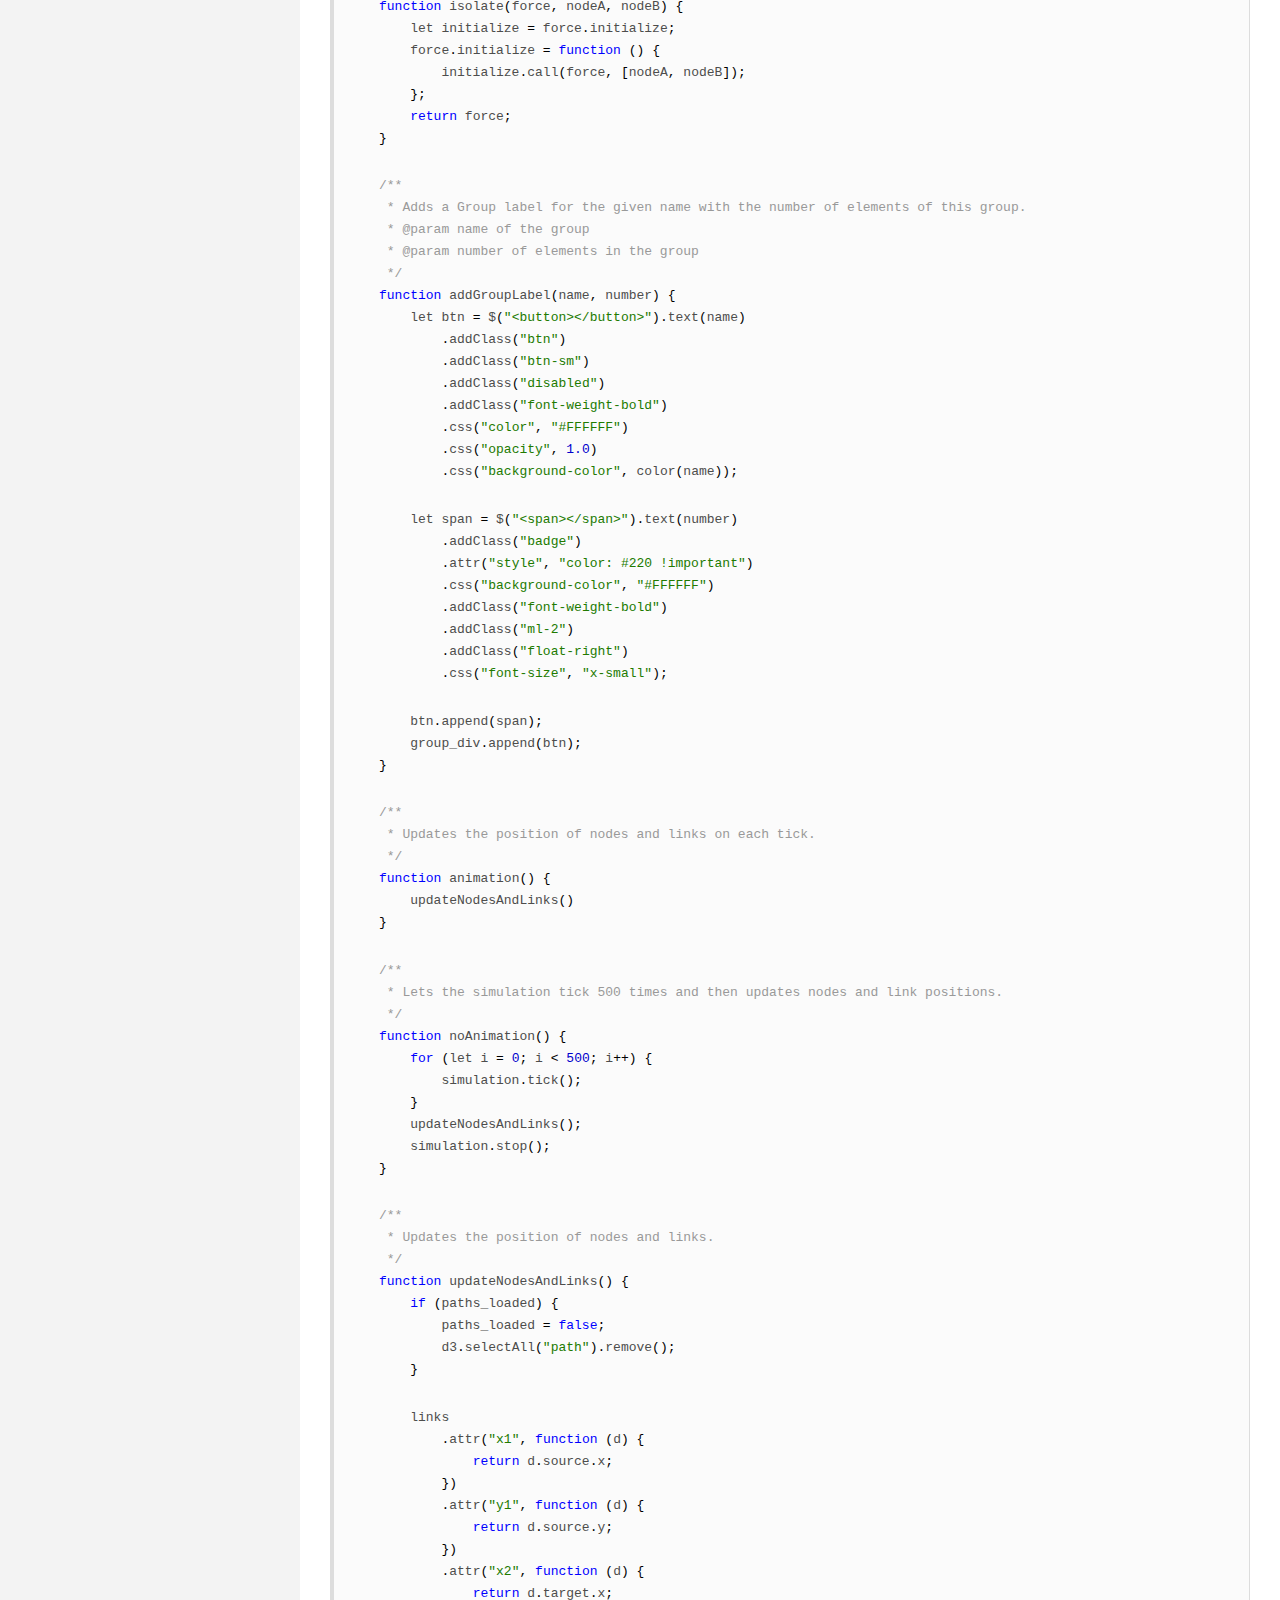
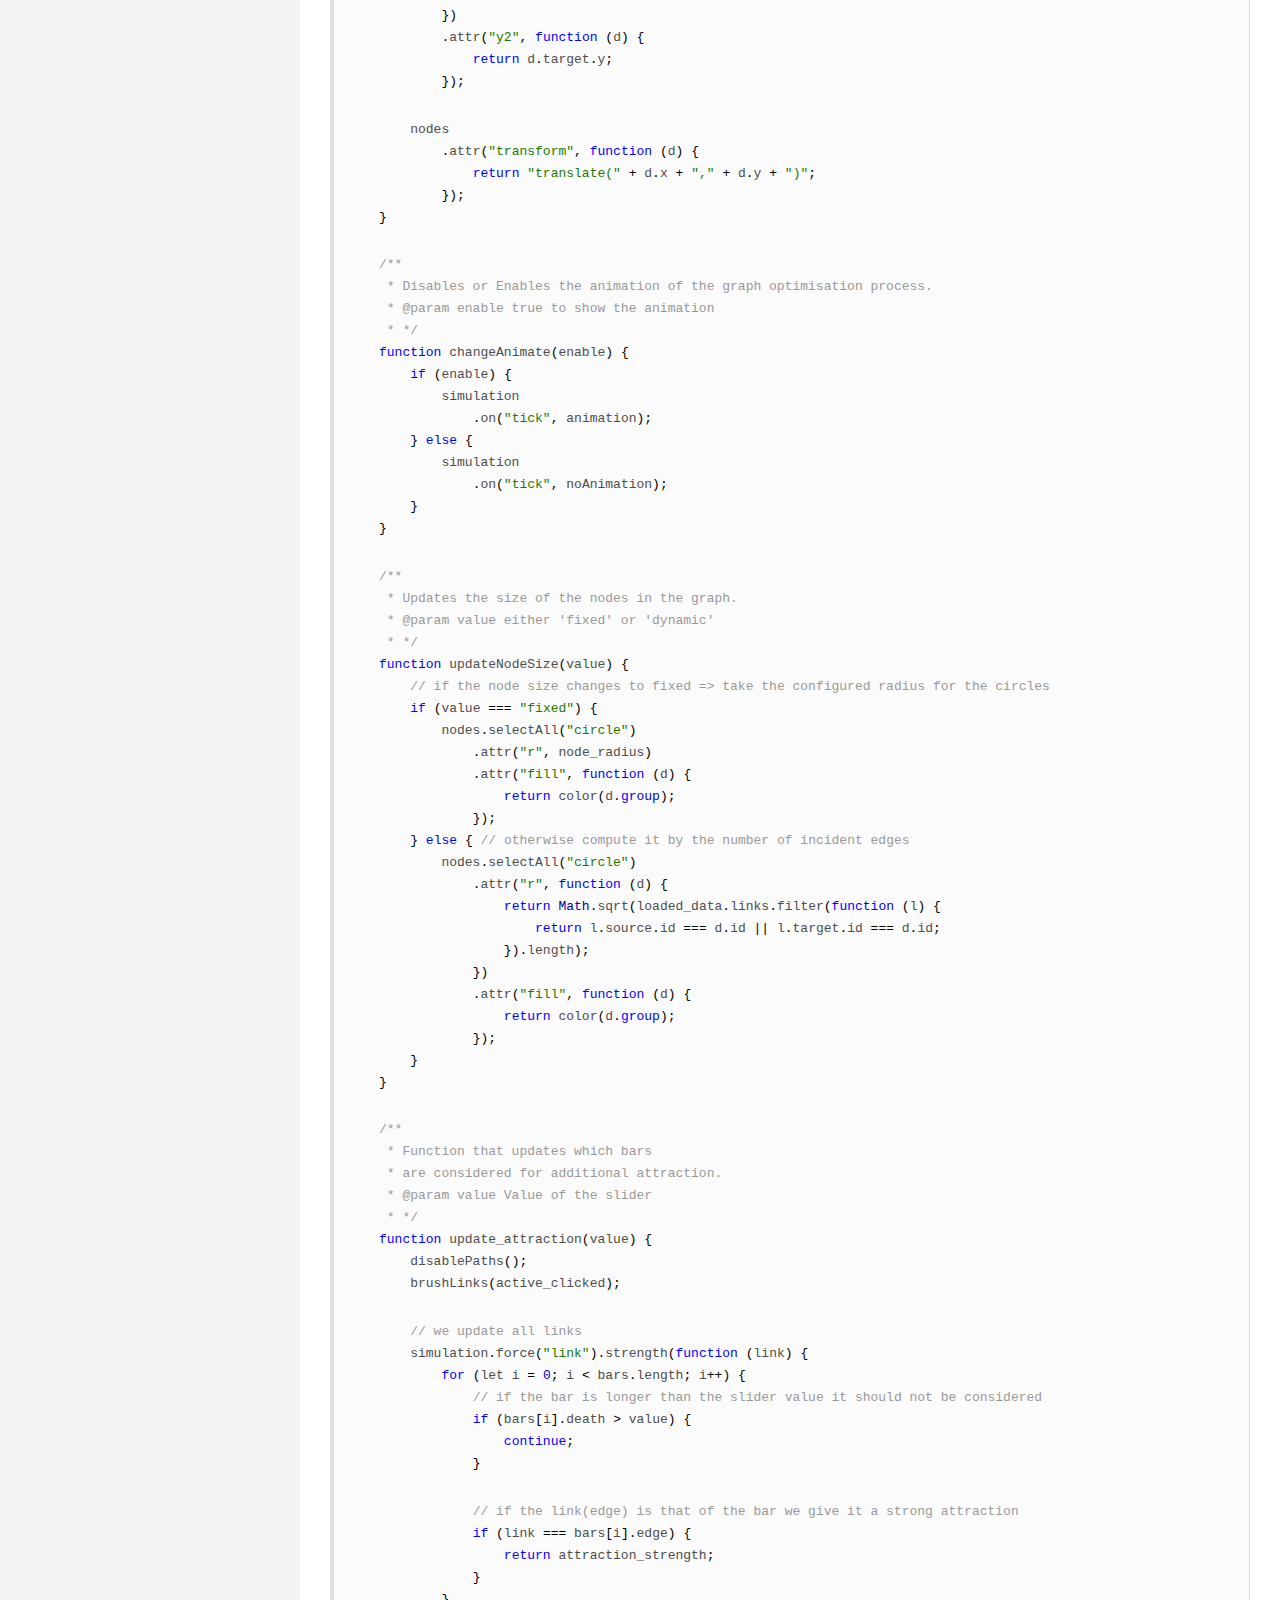
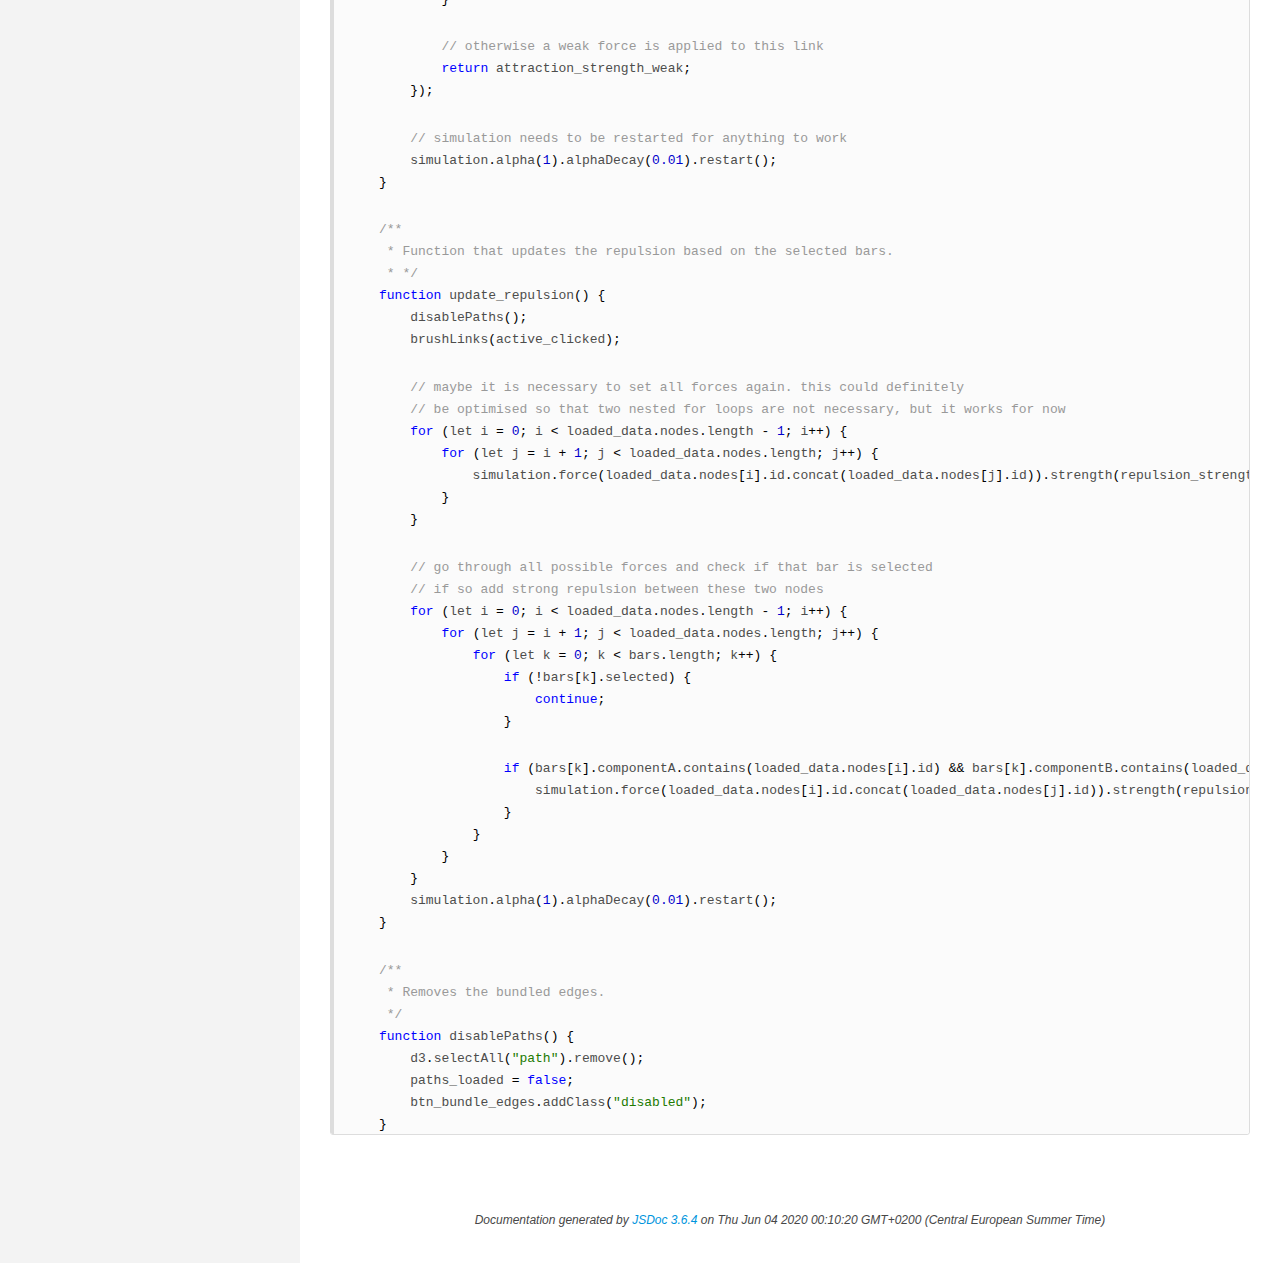
<file: doc/graph.js.html>
<!DOCTYPE html>
<html lang="en">
<head>
    <meta charset="utf-8">
    <title>JSDoc: Source: graph.js</title>

    <script src="scripts/prettify/prettify.js"> </script>
    <script src="scripts/prettify/lang-css.js"> </script>
    <!--[if lt IE 9]>
      <script src="//html5shiv.googlecode.com/svn/trunk/html5.js"></script>
    <![endif]-->
    <link type="text/css" rel="stylesheet" href="styles/prettify-tomorrow.css">
    <link type="text/css" rel="stylesheet" href="styles/jsdoc-default.css">
</head>

<body>

<div id="main">

    <h1 class="page-title">Source: graph.js</h1>

    



    
    <section>
        <article>
            <pre class="prettyprint source linenums"><code>let simulation;

let links;
let nodes;
let paths;
let loaded_data;

let attraction_strength = 0.8;
let attraction_strength_weak = 0.1;
let repulsion_strength = -300;
let repulsion_strength_weak = -30;
let node_radius = 8;
let link_opacity = 0.4;
let active_clicked = null;
let paths_loaded = false;

/**
 * Resizes the graph according to the window size.
 */
function resize_graph() {
    let svg_graph = d3.select("#graph");
    let width = window.innerWidth;
    let height = window.innerHeight;

    svg_graph.attr("width", width);
    svg_graph.attr("height", height);
}

/**
 * Reads the settings for the dataset.
 * @param settings for the dataset
 */
function configure_graph(settings) {
    attraction_strength = settings.attraction_strength;
    attraction_strength_weak = settings.attraction_strength_weak;
    repulsion_strength = settings.repulsion_strength;
    repulsion_strength_weak = settings.repulsion_strength_weak;
    link_opacity = settings.link_opacity;
    node_radius = settings.node_radius;
}

/**
 * Deselects nodes therefore removing the text and returning opacity to normal.
 */
function deselect_nodes() {
    $('#deselect_button').removeClass("fadeInDown").addClass("fadeOutUp");
    active_clicked = null;

    d3.selectAll("text")
        .remove();
    nodes.selectAll("rect")
        .remove();

    d3.selectAll("circle")
        .style("opacity", 1.0);


    if (paths_loaded) {
        paths.selectAll("path").style("stroke-opacity", link_opacity * 0.4);
    }
    else
    {
        links.style("opacity", link_opacity);
    }
}

/**
 * Creates the initial FDG and all necessary SVGs and forces.
 * @param data used to create the graph.
 */
function create_graph(data) {

    simulation = d3.forceSimulation();
    let width = window.innerWidth;
    let height = window.innerHeight;

    configure_graph(data.settings);

    let svg_graph = d3.select("#graph");

    svg_graph.attr("width", width);
    svg_graph.attr("height", height);

    let g = svg_graph.append("g")
        .attr("class", "everything");

    //add zoom capabilities
    let zoom_handler = d3.zoom()
        .on("zoom", function () {
            g.attr("transform", d3.event.transform);
        }).wheelDelta(function () {
            return (d3.event.deltaMode !== 1) ? -d3.event.deltaY * 0.0004 : -d3.event.deltaY * 0.02;
        });

    zoom_handler(svg_graph);

    links = g.append("g")
        .attr("class", "links")
        .selectAll("links")
        .data(data.links)
        .enter().append("line")
        .attr("stroke-width", 1)
        .attr("stroke", "#222222")
        .style("opacity", link_opacity);

    paths = g.append("g")
        .attr("class", "paths");

    nodes = g.append("g")
        .attr("class", "nodes")
        .selectAll("g")
        .data(data.nodes)
        .enter().append("g");

    nodes.append("circle")
        .attr("r", node_radius)
        .attr("fill", function (d) {
            return color(d.group);
        })
        .on("click", function (d) {
            if (active_clicked === d.id) {
                deselect_button.removeClass('fadeInDown').addClass('fadeOutUp');
                active_clicked = null;
                d3.selectAll("text")
                    .remove();
                d3.selectAll("circle")
                    .style("opacity", 1.0);
                links
                    .style("opacity", (paths_loaded) ? 0.0 : link_opacity);
                
                if (paths_loaded) {
                    paths.selectAll("path").style("stroke-opacity", link_opacity * 0.4);
                }
                return;
            }

            brushLinks(d.id);
        });

    simulation
        .force("link", d3.forceLink().id(function (d) {
            return d.id;
        }))
        .force("center", d3.forceCenter(width / 2, height / 2));

    let group_map = new Map();

    for (let i = 0; i &lt; data.nodes.length; i++) {
        if (group_map.get(data.nodes[i].group) === undefined) {
            group_map.set(data.nodes[i].group, 1);
        } else {
            group_map.set(data.nodes[i].group, group_map.get(data.nodes[i].group) + 1);
        }

        for (let j = i + 1; j &lt; data.nodes.length; j++) {
            simulation.force(data.nodes[i].id.concat(data.nodes[j].id), isolate(d3.forceManyBody().strength(-30), data.nodes[i], data.nodes[j]));
        }
    }

    group_map[Symbol.iterator] = function* () {
        yield* [...this.entries()].sort((a, b) => a[1] - b[1]);
    }

    for (let [key, value] of group_map) {
        addGroupLabel(key, value);
    }

    simulation.on("end",
        function () {
            btn_bundle_edges.removeClass("disabled");
        })

    simulation.force("link").strength(attraction_strength_weak).distance(function (d) {
        return d.value;
    });

    simulation
        .nodes(data.nodes)
        .on("tick", animation);

    simulation.force("link")
        .links(data.links);
}

/**
 * Updates the link opacities.
 * @param d id of the selected node
 */
function brushLinks(d) {
    d3.selectAll("text")
        .remove();
    nodes.selectAll("rect")
        .remove();

    d3.selectAll("circle")
        .style("opacity", 1.0);

    links
        .style("opacity", (paths_loaded) ? 0.0 : link_opacity);

    if (paths_loaded) {
        paths.selectAll("path").style("stroke-opacity", link_opacity * 0.4);
    }

    let adj_nodes = [];
    adj_nodes.push(d);

    if (d === null) {
        return;
    }

    deselect_button.removeClass('fadeOutUp').addClass('fadeInDown');
    deselect_button.css("visibility", "visible");

    active_clicked = d;

    if (paths_loaded) {
        paths.selectAll("path").style("stroke-opacity", function () {
            if (d3.select(this).attr("source") === d || d3.select(this).attr("target") === d) {
                adj_nodes.push(d3.select(this).attr("source"));
                adj_nodes.push(d3.select(this).attr("target"));
                return 1.0;
            }
            return link_opacity * 0.4;
        });
    } else {
        links
            .style("opacity", function (l) {
                if (l.target.id === d || l.source.id === d) {
                    adj_nodes.push(l.target.id);
                    adj_nodes.push(l.source.id);
                    return 0.8;
                }
                return (paths_loaded) ? 0.0 : link_opacity * 0.5;
            });
    }

    d3.selectAll("circle")
        .style("opacity", function (n) {
            if (adj_nodes.find(function (element) {
                return element === n.id;
            })) {
                return 1.0;
            }
            return 0.3;
        });

    let connected_nodes = nodes.filter(
        function (t) {
            return adj_nodes.find(function (element) {
                return t.id === element;
            });
        });

    connected_nodes
        .append("rect")
        .style("fill", "#FFFFFF")
        .style("opacity", 0.0)
        .style("rx", 3)
        .style("ry", 3);

    connected_nodes
        .append("text")
        .text(function (n) {
            return n.id;
        })
        .attr("x", 6)
        .attr("y", 3)
        .style("background-color", "#FFFFFF")
        .style("font-size", "8px")
        .style("font-weight", "bold")
        .style("position", "absolute")
        .style("z-index", 2)
        .style("opacity", 0.4)
        .on("mouseover", function () {
            d3.select(this.parentNode).each(function () {
                this.parentNode.appendChild(this);
            });
            d3.select(this).style("opacity", 1.0);



            let bbox = d3.select(this).node().getBBox();
            console.log(d3.select(this).attr("width"));
            console.log(d3.select(this).attr("height"));

            d3.select(this.parentNode).select("rect").style("opacity", 1.0)
                .attr("width", bbox.width + 4)
                .attr("x", d3.select(this).attr("x") - 2)
                .attr("y", -d3.select(this).attr("y") - 2)
                .attr("height", bbox.height + 0.5);
        })
        .on("mouseout", function () {
            d3.select(this).style("opacity", 0.4);
            d3.select(this.parentNode).select("rect").style("opacity", 0.0);
        });
}

/**
 * Computes the edge bundling for the current graph layout.
 */
function bundle_Edges() {
    disablePaths();

    let bundling = d3.ForceEdgeBundling()
        .step_size(0.1)
        .compatibility_threshold(0.4)
        .nodes(simulation.nodes())
        .edges(loaded_data.links);
    let results = bundling();

    let d3line = d3.line()
        .x(function (d) {
            return d.x;
        })
        .y(function (d) {
            return d.y;
        });

    results.forEach(function (sub_points) {
        // for each of the arrays in the results
        // draw a line between the sub-divisions points for that edge
        paths
            .append("path")
            .attr("d", d3line(sub_points))
            .attr("source", sub_points[0].id)
            .attr("target", sub_points[sub_points.length - 1].id)
            .style("stroke-width", 1)
            .style("stroke", "#222222")
            .style("fill", "none")
            .style('stroke-opacity', link_opacity * 0.4); //use opacity as blending
    });

    paths_loaded = true;
    links.style("opacity", 0.0);

    if (active_clicked != null) {
        brushLinks(active_clicked);
    }
}

/**
 * Creates an isolated repulsion force for the nodes A and B.
 * @param force force that is isolated for A and B
 * @param nodeA first node
 * @param nodeB second node
 * @returns {*} the repulsion force
 */
function isolate(force, nodeA, nodeB) {
    let initialize = force.initialize;
    force.initialize = function () {
        initialize.call(force, [nodeA, nodeB]);
    };
    return force;
}

/**
 * Adds a Group label for the given name with the number of elements of this group.
 * @param name of the group
 * @param number of elements in the group
 */
function addGroupLabel(name, number) {
    let btn = $("&lt;button>&lt;/button>").text(name)
        .addClass("btn")
        .addClass("btn-sm")
        .addClass("disabled")
        .addClass("font-weight-bold")
        .css("color", "#FFFFFF")
        .css("opacity", 1.0)
        .css("background-color", color(name));

    let span = $("&lt;span>&lt;/span>").text(number)
        .addClass("badge")
        .attr("style", "color: #220 !important")
        .css("background-color", "#FFFFFF")
        .addClass("font-weight-bold")
        .addClass("ml-2")
        .addClass("float-right")
        .css("font-size", "x-small");

    btn.append(span);
    group_div.append(btn);
}

/**
 * Updates the position of nodes and links on each tick.
 */
function animation() {
    updateNodesAndLinks()
}

/**
 * Lets the simulation tick 500 times and then updates nodes and link positions.
 */
function noAnimation() {
    for (let i = 0; i &lt; 500; i++) {
        simulation.tick();
    }
    updateNodesAndLinks();
    simulation.stop();
}

/**
 * Updates the position of nodes and links.
 */
function updateNodesAndLinks() {
    if (paths_loaded) {
        paths_loaded = false;
        d3.selectAll("path").remove();
    }

    links
        .attr("x1", function (d) {
            return d.source.x;
        })
        .attr("y1", function (d) {
            return d.source.y;
        })
        .attr("x2", function (d) {
            return d.target.x;
        })
        .attr("y2", function (d) {
            return d.target.y;
        });

    nodes
        .attr("transform", function (d) {
            return "translate(" + d.x + "," + d.y + ")";
        });
}

/**
 * Disables or Enables the animation of the graph optimisation process.
 * @param enable true to show the animation
 * */
function changeAnimate(enable) {
    if (enable) {
        simulation
            .on("tick", animation);
    } else {
        simulation
            .on("tick", noAnimation);
    }
}

/**
 * Updates the size of the nodes in the graph.
 * @param value either 'fixed' or 'dynamic'
 * */
function updateNodeSize(value) {
    // if the node size changes to fixed => take the configured radius for the circles
    if (value === "fixed") {
        nodes.selectAll("circle")
            .attr("r", node_radius)
            .attr("fill", function (d) {
                return color(d.group);
            });
    } else { // otherwise compute it by the number of incident edges
        nodes.selectAll("circle")
            .attr("r", function (d) {
                return Math.sqrt(loaded_data.links.filter(function (l) {
                    return l.source.id === d.id || l.target.id === d.id;
                }).length);
            })
            .attr("fill", function (d) {
                return color(d.group);
            });
    }
}

/**
 * Function that updates which bars
 * are considered for additional attraction.
 * @param value Value of the slider
 * */
function update_attraction(value) {
    disablePaths();
    brushLinks(active_clicked);

    // we update all links
    simulation.force("link").strength(function (link) {
        for (let i = 0; i &lt; bars.length; i++) {
            // if the bar is longer than the slider value it should not be considered
            if (bars[i].death > value) {
                continue;
            }

            // if the link(edge) is that of the bar we give it a strong attraction
            if (link === bars[i].edge) {
                return attraction_strength;
            }
        }

        // otherwise a weak force is applied to this link
        return attraction_strength_weak;
    });

    // simulation needs to be restarted for anything to work
    simulation.alpha(1).alphaDecay(0.01).restart();
}

/**
 * Function that updates the repulsion based on the selected bars.
 * */
function update_repulsion() {
    disablePaths();
    brushLinks(active_clicked);

    // maybe it is necessary to set all forces again. this could definitely
    // be optimised so that two nested for loops are not necessary, but it works for now
    for (let i = 0; i &lt; loaded_data.nodes.length - 1; i++) {
        for (let j = i + 1; j &lt; loaded_data.nodes.length; j++) {
            simulation.force(loaded_data.nodes[i].id.concat(loaded_data.nodes[j].id)).strength(repulsion_strength_weak);
        }
    }

    // go through all possible forces and check if that bar is selected
    // if so add strong repulsion between these two nodes
    for (let i = 0; i &lt; loaded_data.nodes.length - 1; i++) {
        for (let j = i + 1; j &lt; loaded_data.nodes.length; j++) {
            for (let k = 0; k &lt; bars.length; k++) {
                if (!bars[k].selected) {
                    continue;
                }

                if (bars[k].componentA.contains(loaded_data.nodes[i].id) &amp;&amp; bars[k].componentB.contains(loaded_data.nodes[j].id)) {
                    simulation.force(loaded_data.nodes[i].id.concat(loaded_data.nodes[j].id)).strength(repulsion_strength);
                }
            }
        }
    }
    simulation.alpha(1).alphaDecay(0.01).restart();
}

/**
 * Removes the bundled edges.
 */
function disablePaths() {
    d3.selectAll("path").remove();
    paths_loaded = false;
    btn_bundle_edges.addClass("disabled");
}</code></pre>
        </article>
    </section>




</div>

<nav>
    <h2><a href="index.html">Home</a></h2><h3>Classes</h3><ul><li><a href="Bar.html">Bar</a></li><li><a href="Component.html">Component</a></li></ul><h3>Global</h3><ul><li><a href="global.html#addGroupLabel">addGroupLabel</a></li><li><a href="global.html#animation">animation</a></li><li><a href="global.html#brushLinks">brushLinks</a></li><li><a href="global.html#bundle_Edges">bundle_Edges</a></li><li><a href="global.html#changeAnimate">changeAnimate</a></li><li><a href="global.html#configure_graph">configure_graph</a></li><li><a href="global.html#create_barcode">create_barcode</a></li><li><a href="global.html#create_graph">create_graph</a></li><li><a href="global.html#deselect_nodes">deselect_nodes</a></li><li><a href="global.html#disablePaths">disablePaths</a></li><li><a href="global.html#get_ph_features">get_ph_features</a></li><li><a href="global.html#isolate">isolate</a></li><li><a href="global.html#noAnimation">noAnimation</a></li><li><a href="global.html#resize_graph">resize_graph</a></li><li><a href="global.html#update_attraction">update_attraction</a></li><li><a href="global.html#update_repulsion">update_repulsion</a></li><li><a href="global.html#updateNodesAndLinks">updateNodesAndLinks</a></li><li><a href="global.html#updateNodeSize">updateNodeSize</a></li></ul>
</nav>

<br class="clear">

<footer>
    Documentation generated by <a href="https://github.com/jsdoc/jsdoc">JSDoc 3.6.4</a> on Thu Jun 04 2020 00:10:20 GMT+0200 (Central European Summer Time)
</footer>

<script> prettyPrint(); </script>
<script src="scripts/linenumber.js"> </script>
</body>
</html>
</file>
<file: doc/styles/prettify-tomorrow.css>
/* Tomorrow Theme */
/* Original theme - https://github.com/chriskempson/tomorrow-theme */
/* Pretty printing styles. Used with prettify.js. */
/* SPAN elements with the classes below are added by prettyprint. */
/* plain text */
.pln {
  color: #4d4d4c; }

@media screen {
  /* string content */
  .str {
    color: hsl(104, 100%, 24%); }

  /* a keyword */
  .kwd {
    color: hsl(240, 100%, 50%); }

  /* a comment */
  .com {
    color: hsl(0, 0%, 60%); }

  /* a type name */
  .typ {
    color: hsl(240, 100%, 32%); }

  /* a literal value */
  .lit {
    color: hsl(240, 100%, 40%); }

  /* punctuation */
  .pun {
    color: #000000; }

  /* lisp open bracket */
  .opn {
    color: #000000; }

  /* lisp close bracket */
  .clo {
    color: #000000; }

  /* a markup tag name */
  .tag {
    color: #c82829; }

  /* a markup attribute name */
  .atn {
    color: #f5871f; }

  /* a markup attribute value */
  .atv {
    color: #3e999f; }

  /* a declaration */
  .dec {
    color: #f5871f; }

  /* a variable name */
  .var {
    color: #c82829; }

  /* a function name */
  .fun {
    color: #4271ae; } }
/* Use higher contrast and text-weight for printable form. */
@media print, projection {
  .str {
    color: #060; }

  .kwd {
    color: #006;
    font-weight: bold; }

  .com {
    color: #600;
    font-style: italic; }

  .typ {
    color: #404;
    font-weight: bold; }

  .lit {
    color: #044; }

  .pun, .opn, .clo {
    color: #440; }

  .tag {
    color: #006;
    font-weight: bold; }

  .atn {
    color: #404; }

  .atv {
    color: #060; } }
/* Style */
/*
pre.prettyprint {
  background: white;
  font-family: Consolas, Monaco, 'Andale Mono', monospace;
  font-size: 12px;
  line-height: 1.5;
  border: 1px solid #ccc;
  padding: 10px; }
*/

/* Get LI elements to show when they are in the main article */
article ul li {
  list-style-type: circle;
  margin-left: 25px;
}

/* Specify class=linenums on a pre to get line numbering */
ol.linenums {
  margin-top: 0;
  margin-bottom: 0; }

/* IE indents via margin-left */
li.L0,
li.L1,
li.L2,
li.L3,
li.L4,
li.L5,
li.L6,
li.L7,
li.L8,
li.L9 {
  /* */ }

/* Alternate shading for lines */
li.L1,
li.L3,
li.L5,
li.L7,
li.L9 {
  /* */ }
</file>
<file: doc/styles/jsdoc-default.css>
@font-face {
    font-family: "Avenir Next W01";
    font-style: normal;
    font-weight: 600;
    src: url("https://fast.fonts.net/dv2/14/14c73713-e4df-4dba-933b-057feeac8dd1.woff2?[base64]&projectId=f750d5c7-baa2-4767-afd7-45484f47fe17") format('woff2');
}

@font-face {
    font-family: "Avenir Next W01";
    font-style: normal;
    font-weight: 500;
    src: url("https://fast.fonts.net/dv2/14/627fbb5a-3bae-4cd9-b617-2f923e29d55e.woff2?[base64]&projectId=f750d5c7-baa2-4767-afd7-45484f47fe17") format('woff2');
}

@font-face {
    font-family: "Avenir Next W01";
    font-style: normal;
    font-weight: 400;
    src: url("https://fast.fonts.net/dv2/14/2cd55546-ec00-4af9-aeca-4a3cd186da53.woff2?[base64]&projectId=f750d5c7-baa2-4767-afd7-45484f47fe17") format('woff2');
}

@font-face {
    font-family: 'bt_mono';
    font-style: normal;
    font-weight: 400;
    src: url('https://assets.braintreegateway.com/fonts/bt_mono_regular-webfont.eot');
    src: url('https://assets.braintreegateway.com/fonts/bt_mono_regular-webfont.woff2') format('woff2'), url('https://assets.braintreegateway.com/fonts/bt_mono_regular-webfont.woff') format('woff'), url('https://assets.braintreegateway.com/fonts/bt_mono_regular-webfont.ttf') format('truetype'), url('https://assets.braintreegateway.com/fonts/bt_mono_regular-webfont.svg#bt_mono_reqular-webfont') format('svg');
}

@font-face {
    font-family: 'bt_mono';
    font-style: normal;
    font-weight: 500;
    src: url('https://assets.braintreegateway.com/fonts/bt_mono_medium-webfont.eot');
    src: url('https://assets.braintreegateway.com/fonts/bt_mono_medium-webfont.woff2') format('woff2'), url('https://assets.braintreegateway.com/fonts/bt_mono_medium-webfont.woff') format('woff'), url('https://assets.braintreegateway.com/fonts/bt_mono_medium-webfont.ttf') format('truetype'), url('https://assets.braintreegateway.com/fonts/bt_mono_medium-webfont.svg#bt_mono_medium-webfont') format('svg');
}

@font-face {
    font-family: 'bt_mono';
    font-style: normal;
    font-weight: 600;
    src: url('https://assets.braintreegateway.com/fonts/bt_mono_bold-webfont.eot');
    src: url('https://assets.braintreegateway.com/fonts/bt_mono_bold-webfont.woff2') format('woff2'), url('https://assets.braintreegateway.com/fonts/bt_mono_bold-webfont.woff') format('woff'), url('https://assets.braintreegateway.com/fonts/bt_mono_bold-webfont.ttf') format('truetype'), url('https://assets.braintreegateway.com/fonts/bt_mono_bold-webfont.svg#bt_mono_bold-webfont') format('svg');
}

@font-face {
    font-family: 'bt_mono';
    font-style: normal;
    font-weight: 900;
    src: url('https://assets.braintreegateway.com/fonts/bt_mono_heavy-webfont.eot');
    src: url('https://assets.braintreegateway.com/fonts/bt_mono_heavy-webfont.woff2') format('woff2'), url('https://assets.braintreegateway.com/fonts/bt_mono_heavy-webfont.woff') format('woff'), url('https://assets.braintreegateway.com/fonts/bt_mono_heavy-webfont.ttf') format('truetype'), url('https://assets.braintreegateway.com/fonts/bt_mono_heavy-webfont.svg#bt_mono_heavy-webfont') format('svg');
}

* {
    box-sizing: border-box
}

html, body {
    height: 100%;
    width: 100%;
    -webkit-font-smoothing: antialiased;
    -moz-osx-font-smoothing: grayscale;
    color: #3e3c42;
    text-rendering: optimizeLegibility;
    margin: 0;
}

body {
    color: #3e3c42;
    background-color: #f3f3f3;
    width: 100%;
    font: 16px/1.875 "Avenir Next W01", "Avenir Next", "Helvetica Neue", Helvetica, sans-serif;
    font-size: 16px;
    line-height: 160%;
}

a, a:active {
    color: #0095dd;
    text-decoration: none;
}

a:hover {
    text-decoration: underline
}

p, ul, ol, blockquote {
    margin-bottom: 1em;
}

p {
    max-width: 800px;
}

h1, h2, h3, h4, h5, h6 {
    color: #706d77;
    font-weight: 500;
    margin: 0;
    line-height: 1;
}

h1 {
    color: #4b484f;
    font-weight: 500;
    font-size: 40px;
    display: block;
}

h1 span {
    color: #999;
    font-size: 32px;
    display: block;
    line-height: 1.5;
}

h1.page-title {
    border-bottom: 1px dashed #ccc;
    margin-bottom: 20px;
    padding-bottom: 30px;
}

h2 {
    font-size: 30px;
    margin: 1.5em 0 0;
}

h3 {
    font-size: 20px;
    margin: 1.5em 0 0;
    text-transform: uppercase;
}

h3.reference-title {
    display: block;
    font-weight: 400;
    margin-top: 2em;
    max-width: 200px;
}

h3.reference-title small {
    display: inline-block;
    color: #0095dd;
    margin-left: 5px;
    font-weight: 500;
}

h3.subsection-title {
    border-bottom: 1px solid #ececec;
    padding-bottom: 20px;
    margin-top: 3em;
    margin-bottom: 1em;
}

h4 {
    font-size: 16px;
    margin: 1em 0 0;
    font-weight: bold;
}

h4.name {
    font-size: 20px;
    margin-top: 0;
    font-weight: 500;
}

h5 {
    margin: 2em 0 0.5em 0;
    font-size: 14px;
    font-weight: 500;
    text-transform: uppercase;
}

.container-overview .subsection-title {
    font-size: 14px;
    text-transform: uppercase;
    margin: 8px 0 15px 0;
    font-weight: bold;
    color: #4D4E53;
    padding-top: 10px;
}

h6 {
    font-size: 100%;
    letter-spacing: -0.01em;
    margin: 6px 0 3px 0;
    font-style: italic;
    text-transform: uppercase;
    font-weight: 500;
}

tt, code, kbd, samp {
    font-family: "Source Code Pro", monospace;
    background: #f4f4f4;
    padding: 1px 5px;
    border-radius: 5px;
}

.class-description {
    margin-bottom: 1em;
    margin-top: 1em;
    padding: 10px 20px;
    background-color: rgba(26, 159, 224, 0.1);
}

.class-description:empty {
    margin: 0
}

#main {
    background-color: white;
    float: right;
    min-width: 360px;
    width: calc(100% - 300px);
    padding: 30px;
    z-index: 100;
}

header {
    display: block;
    max-width: 1400px;
}

section {
    display: block;
    max-width: 1400px;
    background-color: #fff;
}

.variation {
    display: none
}

.signature-attributes {
    font-size: 60%;
    color: #aaa;
    font-style: italic;
    font-weight: lighter;
}

.rule {
    width: 100%;
    margin-top: 20px;
    display: block;
    border-top: 1px solid #ccc;
}

ul {
    list-style-type: none;
    padding-left: 0;
}

ul li a {
    font-weight: 500;
}

ul ul {
    padding-top: 5px;
}

ul li ul {
    padding-left: 20px;
}

ul li ul li a {
    font-weight: normal;
}

nav {
    float: left;
    display: block;
    width: 300px;
    background: #f7f7f7;
    overflow-x: visible;
    overflow-y: auto;
    height: 100%;
    padding: 0px 30px 100px 30px;
    height: 100%;
    position: fixed;
    transition: left 0.2s;
    z-index: 998;
    margin-top: 0px;
    top: 43px;
}

.navicon-button {
    display: inline-block;
    position: fixed;
    bottom: 1.5em;
    right: 1.5em;
    z-index: 2;
}

nav h3 {
    font-size: 13px;
    text-transform: uppercase;
    letter-spacing: 1px;
    font-weight: bold;
    line-height: 24px;
    margin: 40px 0 10px 0;
    padding: 0;
}

nav ul {
    font-size: 100%;
    line-height: 17px;
    padding: 0;
    margin: 0;
    list-style-type: none;
    border: none;
    padding-left: 0;
}

nav ul a {
    font-size: 16px;
}

nav ul a, nav ul a:active {
    display: block;
}

nav ul a:hover, nav ul a:active {
    color: hsl(200, 100%, 43%);
    text-decoration: none;
}

nav>ul {
    padding: 0 10px;
}

nav>ul li:first-child {
    padding-top: 0;
}

nav ul li ul {
    padding-left: 0;
}

nav>ul>li {
    border-bottom: 1px solid #e2e2e2;
    padding: 10px 0 20px 0;
}

nav>ul>li.active ul {
    border-left: 3px solid #0095dd;
    padding-left: 15px;
}

nav>ul>li.active ul li.active a {
    font-weight: bold;
}

nav>ul>li.active a {
    color: #0095dd;
}

nav>ul>li>a {
    color: #706d77;
    padding: 20px 0;
    font-size: 18px;
}

nav ul ul {
    margin-bottom: 10px;
    padding-left: 0;
}

nav ul ul a {
    color: #5f5c63;
}

nav ul ul a, nav ul ul a:active {
    font-family: 'bt_mono', monospace;
    font-size: 14px;
    padding-left: 20px;
    padding-top: 3px;
    padding-bottom: 9px;
}

nav h2 {
    font-size: 12px;
    margin: 0;
    padding: 0;
}

nav>h2>a {
    color: hsl(202, 71%, 50%);
    border-bottom: 1px solid hsl(202, 71%, 50%);
    padding-bottom: 5px;
}

nav>h2>a:hover {
    font-weight: 500;
    text-decoration: none;
}

footer {
    background-color: #fff;
    color: hsl(0, 0%, 28%);
    margin-left: 300px;
    display: block;
    font-style: italic;
    font-size: 12px;
    padding: 30px;
    text-align: center;
}

.ancestors {
    color: #999;
}

.ancestors a {
    color: #999 !important;
    text-decoration: none;
}

.clear {
    clear: both;
}

.important {
    font-weight: bold;
    color: #950B02;
}

.yes-def {
    text-indent: -1000px;
}

.type-signature {
    color: #aaa;
}

.name, .signature {
    font-family: 'bt_mono', monospace;
    word-wrap: break-word;
}

.details {
    margin-top: 14px;
    font-size: 13px;
    text-align: right;
    background: #ffffff;
    /* Old browsers */
    background: -moz-linear-gradient(left, #ffffff 0%, #fafafa 100%);
    /* FF3.6-15 */
    background: -webkit-linear-gradient(left, #ffffff 0%, #fafafa 100%);
    /* Chrome10-25,Safari5.1-6 */
    background: linear-gradient(to right, #ffffff 0%, #fafafa 100%);
    /* W3C, IE10+, FF16+, Chrome26+, Opera12+, Safari7+ */
    filter: progid: DXImageTransform.Microsoft.gradient( startColorstr='#ffffff', endColorstr='#fafafa', GradientType=1);
    padding-right: 5px;
}

.details dt {
    display: inline-block;
}

.details dd {
    display: inline-block;
    margin: 0;
}

.details dd a {
    font-style: italic;
    font-weight: normal;
    line-height: 1;
}

.details ul {
    list-style-type: none;
    margin: 0;
}

.details pre.prettyprint {
    margin: 0
}

.details .object-value {
    padding-top: 0
}

.description {
    margin-bottom: 1em;
    margin-top: 1em;
}

.code-caption {
    font-style: italic;
    margin: 0;
    font-size: 16px;
    color: #545454;
}

.prettyprint {
    font-size: 13px;
    border: 1px solid #ddd;
    border-radius: 3px;
    overflow: auto;
    background-color: #fbfbfb;
}

.prettyprint.source {
    width: inherit;
}

.prettyprint code {
    font-size: 100%;
    line-height: 18px;
    display: block;
    margin: 0 30px;
    background-color: #fbfbfb;
    color: #4D4E53;
}

.prettyprint>code {
    padding: 30px 15px;
}

.prettyprint .linenums code {
    padding: 0 15px;
}

.prettyprint .linenums li:first-of-type code {
    padding-top: 15px;
}

.prettyprint code span.line {
    display: inline-block;
}

.prettyprint.linenums {
    -webkit-user-select: none;
    -moz-user-select: none;
    -ms-user-select: none;
    user-select: none;
}

.prettyprint.linenums ol {
    padding-left: 0
}

.prettyprint.linenums li {
    border-left: 3px #ddd solid
}

.prettyprint.linenums li.selected, .prettyprint.linenums li.selected * {
    background-color: lightyellow
}

.prettyprint.linenums li * {
    -webkit-user-select: text;
    -moz-user-select: text;
    -ms-user-select: text;
    user-select: text;
}

.readme .prettyprint {
   max-width: 800px;
}

.params, .props {
    border-spacing: 0;
    border: 1px solid #ddd;
    border-radius: 3px;
    width: 100%;
    font-size: 14px;
}

.params .name, .props .name, .name code {
    color: #4D4E53;
    font-family: 'bt_mono', monospace;
    font-size: 100%;
}

.params td, .params th, .props td, .props th {
    margin: 0px;
    text-align: left;
    vertical-align: top;
    padding: 10px;
    display: table-cell;
}

.params td {
    border-top: 1px solid #eee;
}

.params thead tr, .props thead tr {
    background-color: #fff;
    font-weight: bold;
}

.params .params thead tr, .props .props thead tr {
    background-color: #fff;
    font-weight: bold;
}

.params td.description>p:first-child, .props td.description>p:first-child {
    margin-top: 0;
    padding-top: 0;
}

.params td.description>p:last-child, .props td.description>p:last-child {
    margin-bottom: 0;
    padding-bottom: 0;
}

dl.param-type {
    margin-top: 5px;
}

.param-type dt, .param-type dd {
    display: inline-block
}

.param-type dd {
    font-family: Consolas, Monaco, 'Andale Mono', monospace
}

.disabled {
    color: #454545
}


/* tag source style */

.tag-deprecated {
  padding-right: 5px;
}

.tag-source {
    border-bottom: 1px solid rgba(28, 160, 224, 0.35);
}

.tag-source:first-child {
    border-bottom: 1px solid rgba(28, 160, 224, 1);
}


/* navicon button */

.navicon-button {
    position: relative;
    transition: 0.25s;
    cursor: pointer;
    user-select: none;
    opacity: .8;
    background-color: white;
    border-radius: 100%;
    width: 50px;
    height: 50px;
    -webkit-box-shadow: 0px 2px 9px 0px rgba(0, 0, 0, 0.31);
    -moz-box-shadow: 0px 2px 9px 0px rgba(0, 0, 0, 0.31);
    box-shadow: 0px 2px 9px 0px rgba(0, 0, 0, 0.31);
}

.navicon-button .navicon:before, .navicon-button .navicon:after {
    transition: 0.25s;
}

.navicon-button:hover {
    transition: 0.5s;
    opacity: 1;
}

.navicon-button:hover .navicon:before, .navicon-button:hover .navicon:after {
    transition: 0.25s;
}

.navicon-button:hover .navicon:before {
    top: .425rem;
}

.navicon-button:hover .navicon:after {
    top: -.425rem;
}


/* navicon */

.navicon {
    position: relative;
    width: 1.5em;
    height: .195rem;
    background: #000;
    top: calc(50% - .09rem);
    left: calc(50% - .75rem);
    transition: 0.3s;
    border-radius: 5px;
}

.navicon:before, .navicon:after {
    display: block;
    content: "";
    height: .195rem;
    width: 1.5rem;
    background: #000;
    position: absolute;
    z-index: -1;
    transition: 0.3s 0.25s;
}

.navicon:before {
    top: 0.425rem;
    height: .195rem;
    border-radius: 5px;
}

.navicon:after {
    top: -0.425rem;
    border-radius: 5px;
}


/* open */

.nav-trigger:checked+label:not(.steps) .navicon:before, .nav-trigger:checked+label:not(.steps) .navicon:after {
    top: 0 !important;
}

.nav-trigger:checked+label .navicon:before, .nav-trigger:checked+label .navicon:after {
    transition: 0.5s;
}


/* Minus */

.nav-trigger:checked+label {
    transform: scale(0.75);
}


/* × and + */

.nav-trigger:checked+label.plus .navicon, .nav-trigger:checked+label.x .navicon {
    background: transparent;
}

.nav-trigger:checked+label.plus .navicon:before, .nav-trigger:checked+label.x .navicon:before {
    transform: rotate(-45deg);
    background: #000;
}

.nav-trigger:checked+label.plus .navicon:after, .nav-trigger:checked+label.x .navicon:after {
    transform: rotate(45deg);
    background: #000;
}

.nav-trigger:checked+label.plus {
    transform: scale(0.75) rotate(45deg);
}

.nav-trigger:checked~nav {
    left: 0 !important;
}

.nav-trigger:checked~.overlay {
    display: block;
}

.nav-trigger {
    position: fixed;
    top: 0;
    clip: rect(0, 0, 0, 0);
}

.overlay {
    display: none;
    position: fixed;
    top: 0;
    bottom: 0;
    left: 0;
    right: 0;
    width: 100%;
    height: 100%;
    background: hsla(0, 0%, 0%, 0.5);
    z-index: 1;
}

table {
    border-collapse: separate;
    ;
    display: block;
    overflow-x: auto;
    /*table-layout:fixed;*/
}

table tbody td {
    border-top: 1px solid hsl(207, 10%, 86%);
    border-right: 1px solid #eee;
    padding: 5px;
    /*word-wrap: break-word;*/
}

td table.params, td table.props {
    border: 0;
}

@media only screen and (min-width: 320px) and (max-width: 680px) {
    body {
        overflow-x: hidden;
    }
    #main {
        padding: 30px 30px;
        width: 100%;
        min-width: 360px;
    }
    nav {
        background: #FFF;
        width: 300px;
        height: 100%;
        position: fixed;
        top: 0;
        right: 0;
        bottom: 0;
        left: -300px;
        z-index: 3;
        padding: 0 10px;
        transition: left 0.2s;
        margin-top: 0;
    }
    .navicon-button {
        display: inline-block;
        position: fixed;
        bottom: 1.5em;
        right: 20px;
        z-index: 1000;
    }
    .top-nav-wrapper {
        display: none;
    }
    #main h1.page-title {
        margin: 0.5em 0;
    }
    footer {
        margin-left: 0;
        margin-bottom: 30px;
    }
}

.top-nav-wrapper {
    background-color: #ececec;
    position: fixed;
    top: 0px;
    left: 0px;
    padding: 10px 10px 0 10px;
    z-index: 999;
    width: 300px;
}

.top-nav-wrapper ul {
    margin: 0;
}

.top-nav-wrapper ul li {
    display: inline-block;
    padding: 0 10px;
    vertical-align: top;
}

.top-nav-wrapper ul li.active {
    border-bottom: 2px solid rgba(28, 160, 224, 1);
}

.search-wrapper {
    display: inline-block;
    position: relative;
}

.search-wrapper svg {
    position: absolute;
    left: 0px;
}

input.search-input {
    background: transparent;
    box-shadow: 0;
    border: 0;
    border-bottom: 1px solid #c7c7c7;
    padding: 7px 15px 12px 35px;
    margin: 0 auto;
}


/* Smooth outline with box-shadow: */

input.search-input:focus {
    border-bottom: 2px solid rgba(28, 160, 224, 1);
    outline: none;
}


/* Hightlight JS Paradiso Light Theme */

.hljs-comment, .hljs-quote {
    color: #776e71
}

.hljs-variable, .hljs-template-variable, .hljs-tag, .hljs-name, .hljs-selector-id, .hljs-selector-class, .hljs-regexp, .hljs-link, .hljs-meta {
    color: #ef6155
}

.hljs-number, .hljs-built_in, .hljs-builtin-name, .hljs-literal, .hljs-type, .hljs-params, .hljs-deletion {
    color: #f99b15
}

.hljs-title, .hljs-section, .hljs-attribute {
    color: #fec418
}

.hljs-string, .hljs-symbol, .hljs-bullet, .hljs-addition {
    color: #48b685
}

.hljs-keyword, .hljs-selector-tag {
    color: #815ba4
}

.hljs {
    display: block;
    overflow-x: auto;
    background: #e7e9db;
    color: #4f424c;
    padding: 0.5em
}

.hljs-emphasis {
    font-style: italic
}

.hljs-strong {
    font-weight: bold
}

.link-icon {
  opacity: 0;
  position: absolute;
  margin-left: -25px;
  padding-right: 5px;
  padding-top: 2px;
}

.example-container .link-icon {
  margin-top: -6px;
}

.example-container:hover .link-icon,
.name-container:hover .link-icon {
  opacity: .5;
}

.name-container {
  display: flex;
  padding-top: 1em;
}
</file>
